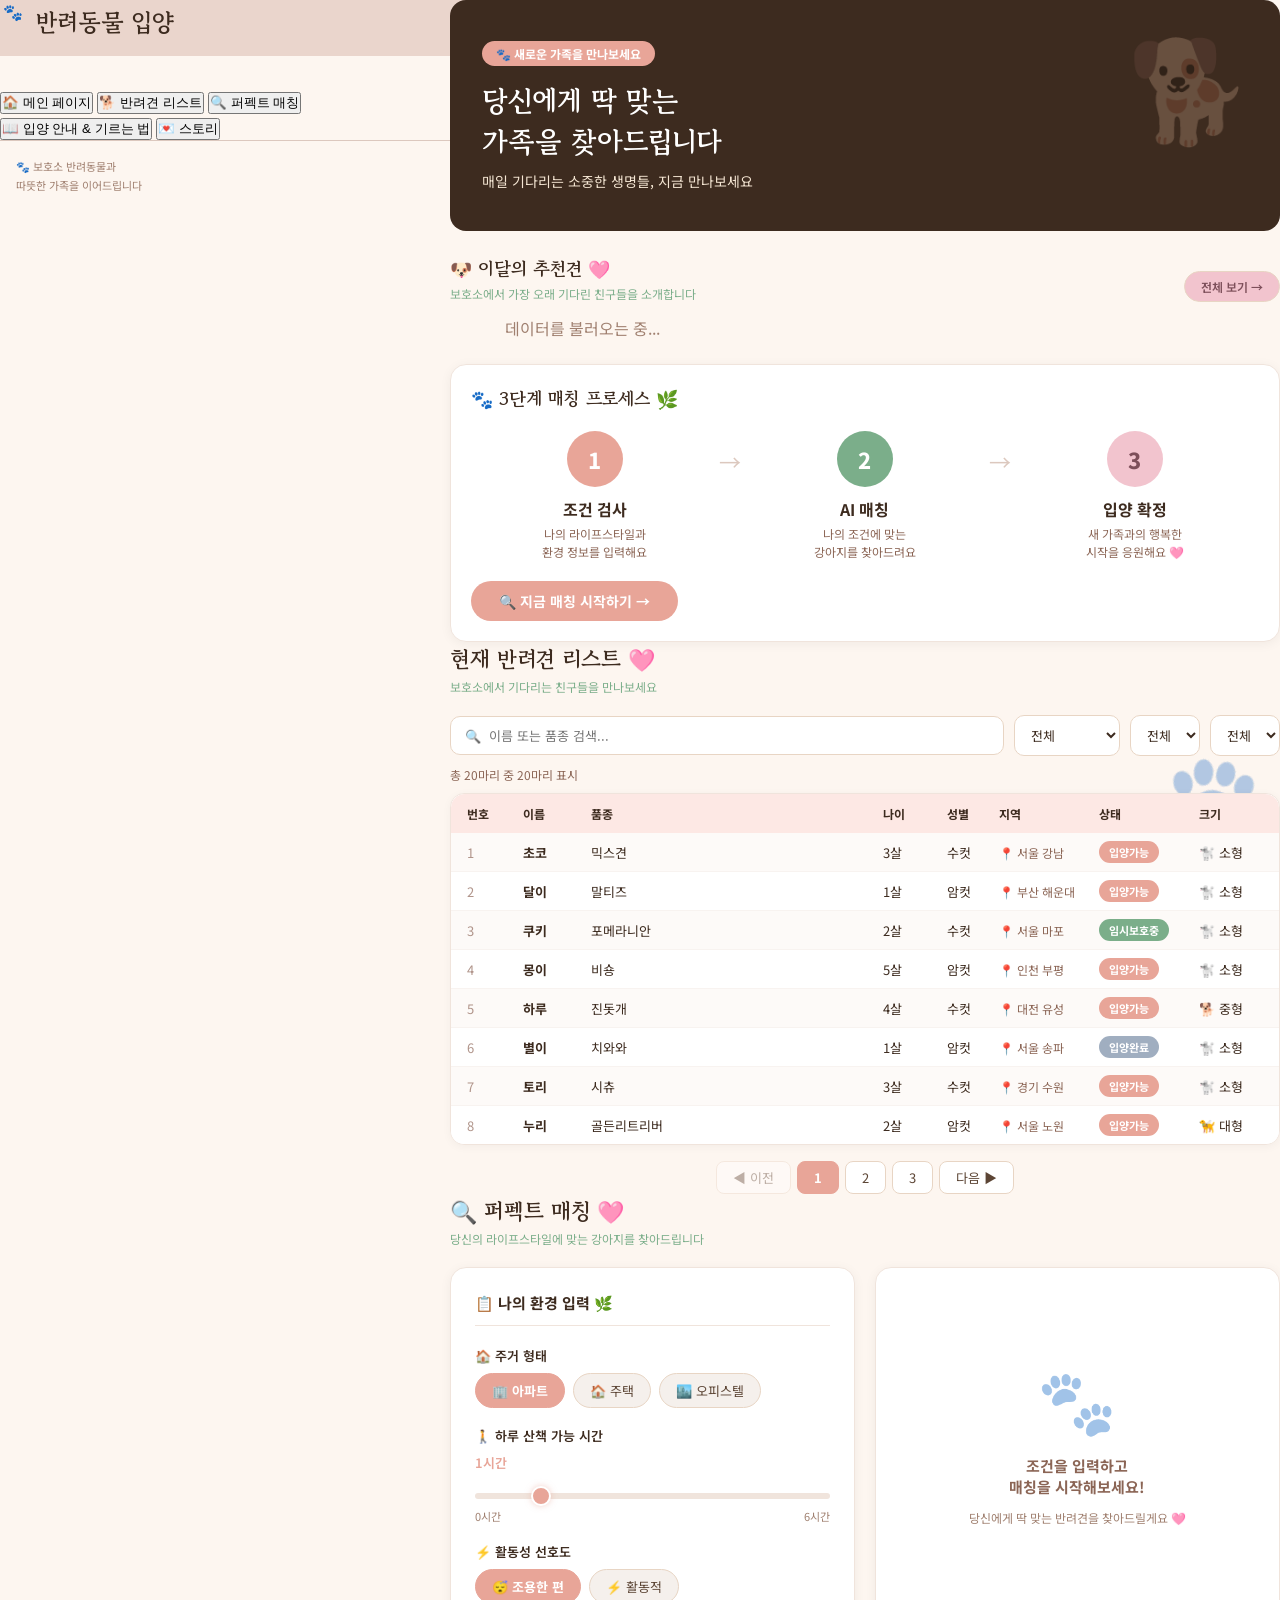
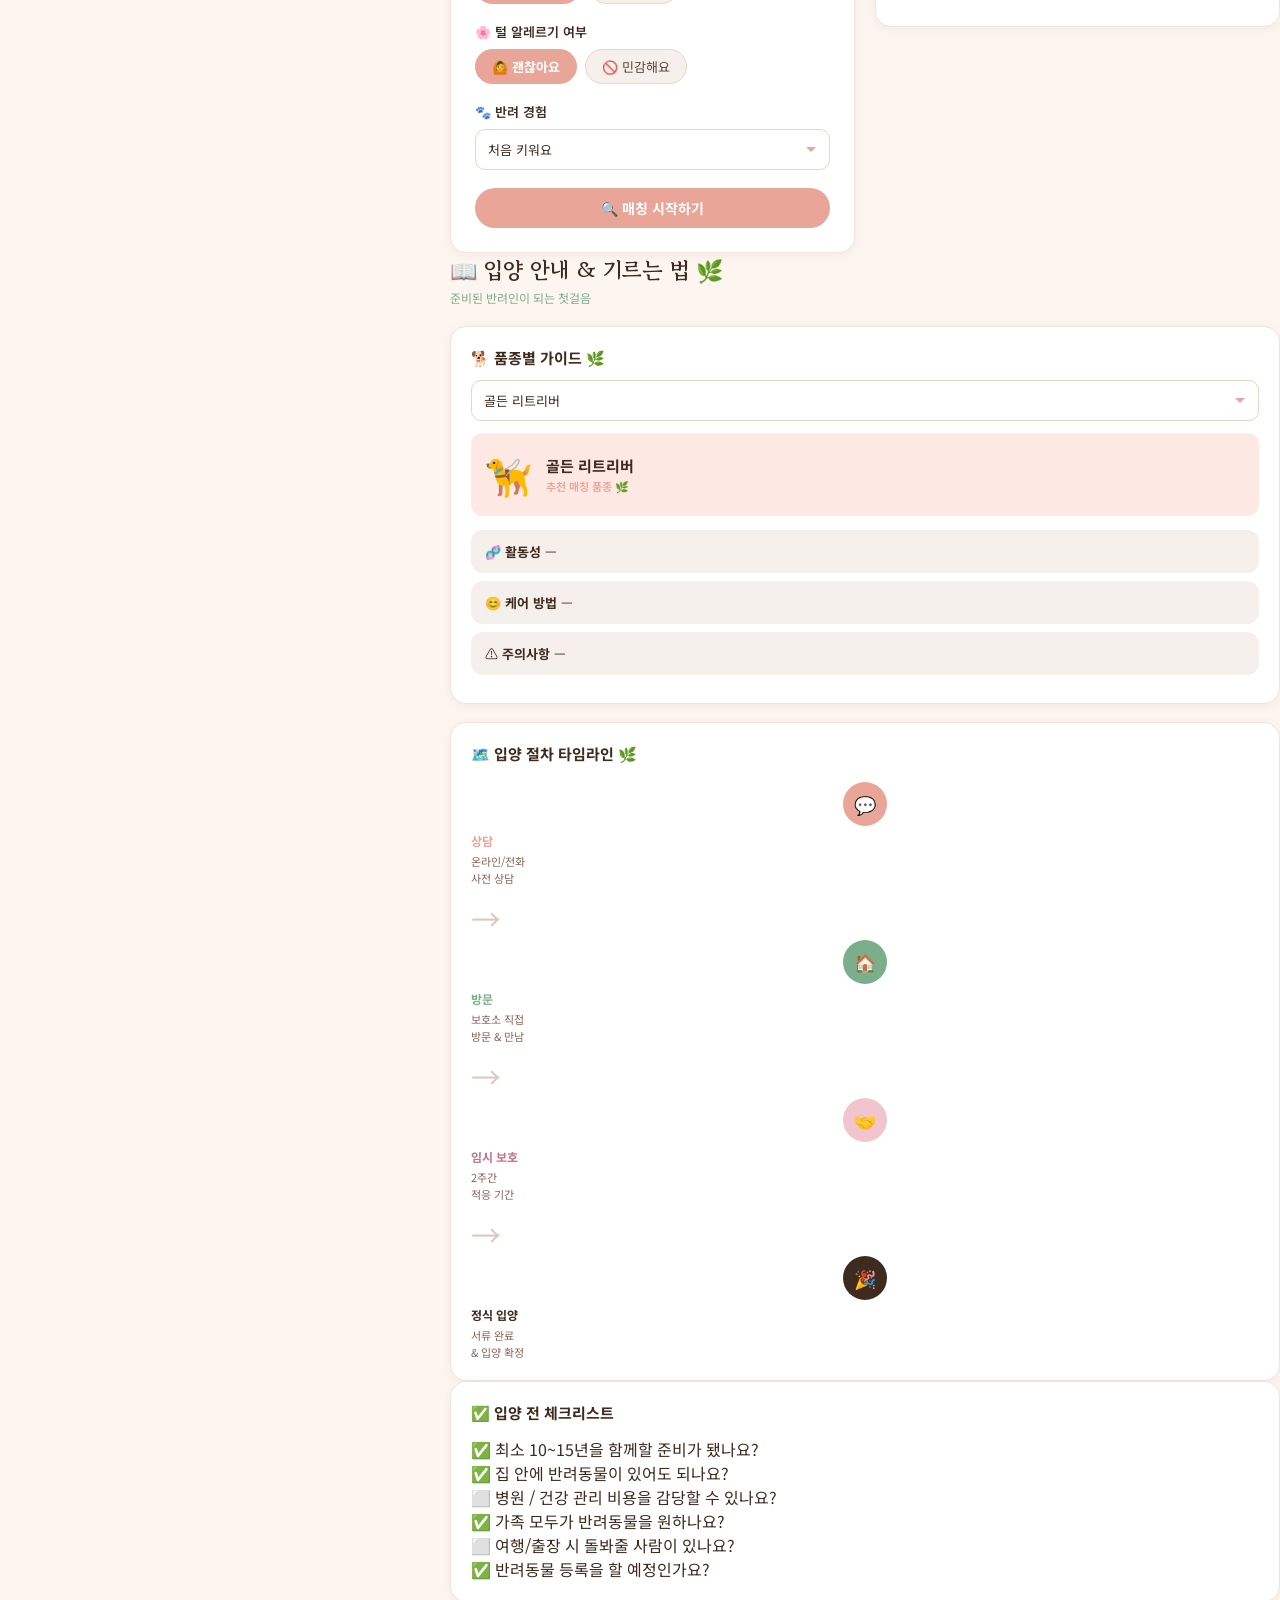
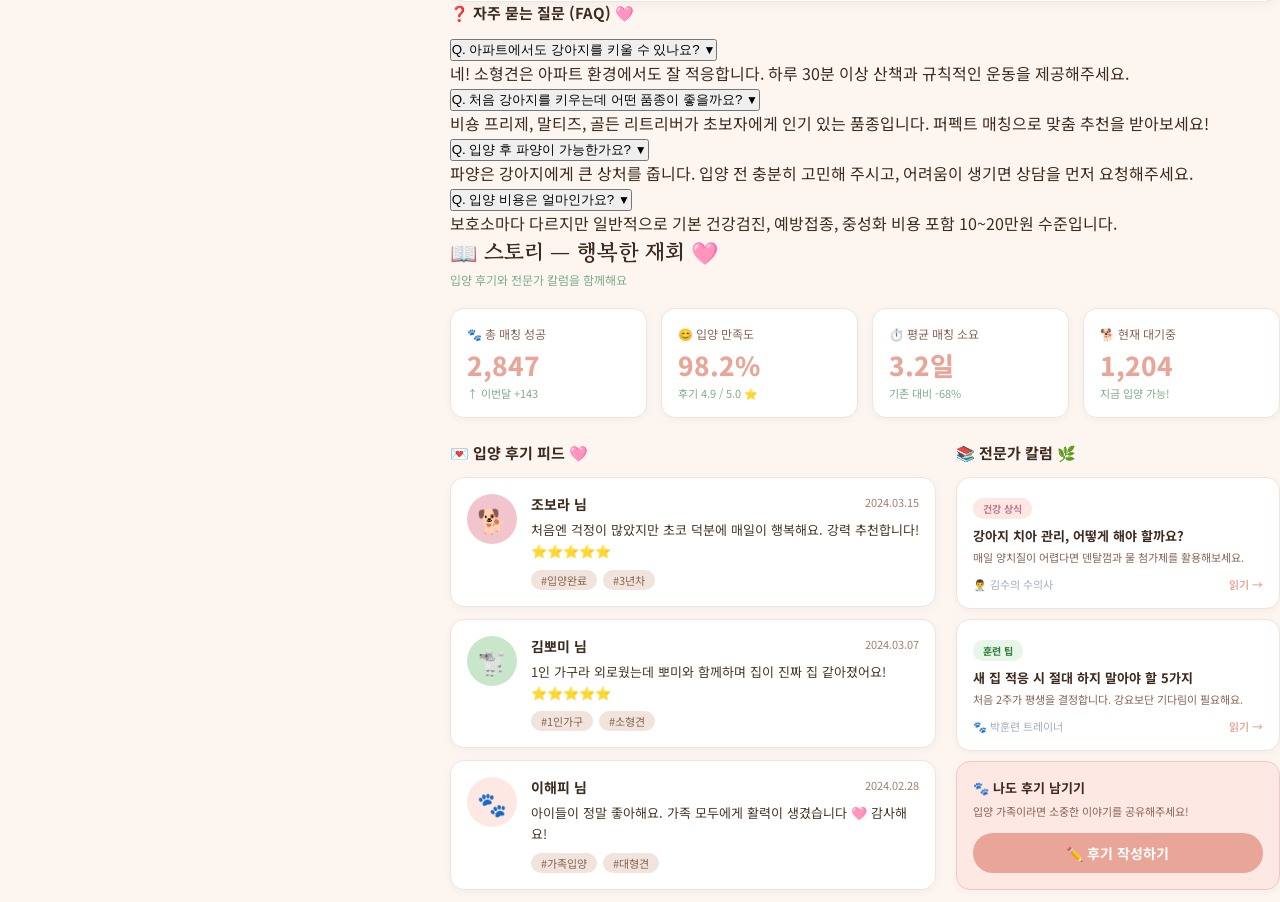
<file: index.html>
<!DOCTYPE html>
<html lang="ko">
<head>
  <meta charset="UTF-8">
  <meta name="viewport" content="width=device-width, initial-scale=1.0">
  <title>🐾 반려동물 입양 매칭</title>
  <link rel="stylesheet" href="css/style.css">
</head>
<body>

<div class="app">

  <!-- ═══ 사이드바 ═══════════════════════════════════════════════════════════ -->
  <aside class="sidebar">
    <div class="logo-area">
      <span class="logo-icon">🐾</span>
      <span class="logo-text">반려동물 입양</span>
    </div>

    <nav class="nav">
      <button class="nav-btn active" data-page="main">🏠 메인 페이지</button>
      <button class="nav-btn"        data-page="list">🐕 반려견 리스트</button>
      <button class="nav-btn"        data-page="matching">🔍 퍼펙트 매칭</button>
      <button class="nav-btn"        data-page="guide">📖 입양 안내 &amp; 기르는 법</button>
      <button class="nav-btn"        data-page="story">💌 스토리</button>
    </nav>

    <div class="sidebar-footer">
      🐾 보호소 반려동물과<br>따뜻한 가족을 이어드립니다
    </div>
  </aside>

  <!-- ═══ 메인 컨텐츠 ════════════════════════════════════════════════════════ -->
  <main class="content">

    <!-- ─── PAGE 1: 메인 ─────────────────────────────────────────────────── -->
    <section id="page-main" class="page active">
      <div class="paw-bg">🐾</div>

      <!-- 히어로 -->
      <div class="hero">
        <div class="hero-bg-emoji">🐕</div>
        <div class="hero-badge">🐾 새로운 가족을 만나보세요</div>
        <h1>당신에게 딱 맞는<br>가족을 찾아드립니다</h1>
        <p>매일 기다리는 소중한 생명들, 지금 만나보세요</p>
      </div>

      <!-- 추천견 -->
      <div class="section-header">
        <div>
          <div class="sec-title">🐶 이달의 추천견 🩷</div>
          <div class="sec-sub">보호소에서 가장 오래 기다린 친구들을 소개합니다</div>
        </div>
        <button class="btn-outline" onclick="navigate('list')">전체 보기 →</button>
      </div>
      <div class="dog-cards" id="featured-dogs"></div>

      <!-- 3단계 프로세스 -->
      <div class="card step-card">
        <div class="sec-title" style="margin-bottom:20px;">🐾 3단계 매칭 프로세스 🌿</div>
        <div class="steps-row">
          <div class="step">
            <div class="step-circle" style="background:#E8A598;">1</div>
            <div class="step-label">조건 검사</div>
            <div class="step-desc">나의 라이프스타일과<br>환경 정보를 입력해요</div>
          </div>
          <div class="step-arrow">→</div>
          <div class="step">
            <div class="step-circle" style="background:#7BAE8A;">2</div>
            <div class="step-label">AI 매칭</div>
            <div class="step-desc">나의 조건에 맞는<br>강아지를 찾아드려요</div>
          </div>
          <div class="step-arrow">→</div>
          <div class="step">
            <div class="step-circle" style="background:#F2C4CE; color:#7D4F5A;">3</div>
            <div class="step-label">입양 확정</div>
            <div class="step-desc">새 가족과의 행복한<br>시작을 응원해요 🩷</div>
          </div>
        </div>
        <button class="btn-primary" onclick="navigate('matching')">🔍 지금 매칭 시작하기 →</button>
      </div>
    </section>

    <!-- ─── PAGE 2: 반려견 리스트 ─────────────────────────────────────────── -->
    <section id="page-list" class="page">
      <div class="paw-bg">🐾</div>
      <div class="page-title">현재 반려견 리스트 🩷</div>
      <div class="page-sub">보호소에서 기다리는 친구들을 만나보세요</div>

      <!-- 필터 -->
      <div class="filters">
        <input id="search-input"  class="filter-input"  type="text" placeholder="🔍  이름 또는 품종 검색...">
        <select id="filter-status" class="filter-select">
          <option>전체</option>
          <option>입양가능</option>
          <option>임시보호중</option>
          <option>입양완료</option>
        </select>
        <select id="filter-size" class="filter-select">
          <option>전체</option>
          <option>소형</option>
          <option>중형</option>
          <option>대형</option>
        </select>
        <select id="filter-act" class="filter-select">
          <option>전체</option>
          <option>낮음</option>
          <option>보통</option>
          <option>높음</option>
        </select>
      </div>

      <div class="result-count" id="result-count"></div>

      <!-- 테이블 -->
      <div class="table-wrap">
        <div class="table-head">
          <span>번호</span>
          <span>이름</span>
          <span>품종</span>
          <span>나이</span>
          <span>성별</span>
          <span>지역</span>
          <span>상태</span>
          <span>크기</span>
        </div>
        <div id="dog-tbody"></div>
      </div>

      <div class="pagination" id="pagination"></div>
    </section>

    <!-- ─── PAGE 3: 퍼펙트 매칭 ──────────────────────────────────────────── -->
    <section id="page-matching" class="page">
      <div class="paw-bg">🐾</div>
      <div class="page-title">🔍 퍼펙트 매칭 🩷</div>
      <div class="page-sub">당신의 라이프스타일에 맞는 강아지를 찾아드립니다</div>

      <div class="matching-cols">

        <!-- 왼쪽: 설문 폼 -->
        <div class="card form-card">
          <div class="form-card-title">📋 나의 환경 입력 🌿</div>

          <!-- 주거 형태 -->
          <div class="form-group">
            <label class="form-label">🏠 주거 형태</label>
            <div class="pill-group">
              <label class="pill">
                <input type="radio" name="housing" value="apt" checked>
                <span>🏢 아파트</span>
              </label>
              <label class="pill">
                <input type="radio" name="housing" value="house">
                <span>🏠 주택</span>
              </label>
              <label class="pill">
                <input type="radio" name="housing" value="officetel">
                <span>🏙️ 오피스텔</span>
              </label>
            </div>
          </div>

          <!-- 산책 시간 -->
          <div class="form-group">
            <label class="form-label">🚶 하루 산책 가능 시간</label>
            <div class="slider-val" id="walk-val">1시간</div>
            <input type="range" id="walk-slider" min="0" max="6" value="1"
                   oninput="updateWalkLabel(this.value)">
            <div style="display:flex;justify-content:space-between;font-size:11px;color:#A08070;margin-top:4px;">
              <span>0시간</span><span>6시간</span>
            </div>
          </div>

          <!-- 활동성 -->
          <div class="form-group">
            <label class="form-label">⚡ 활동성 선호도</label>
            <div class="pill-group">
              <label class="pill">
                <input type="radio" name="activity" value="calm" checked>
                <span>😴 조용한 편</span>
              </label>
              <label class="pill">
                <input type="radio" name="activity" value="active">
                <span>⚡ 활동적</span>
              </label>
            </div>
          </div>

          <!-- 알레르기 -->
          <div class="form-group">
            <label class="form-label">🌸 털 알레르기 여부</label>
            <div class="pill-group">
              <label class="pill">
                <input type="radio" name="allergy" value="ok" checked>
                <span>🙆 괜찮아요</span>
              </label>
              <label class="pill">
                <input type="radio" name="allergy" value="sensitive">
                <span>🚫 민감해요</span>
              </label>
            </div>
          </div>

          <!-- 반려 경험 -->
          <div class="form-group">
            <label class="form-label">🐾 반려 경험</label>
            <select id="experience" class="form-select">
              <option value="first">처음 키워요</option>
              <option value="1-3">1~3년</option>
              <option value="3years">3년 이상</option>
            </select>
          </div>

          <button class="btn-primary full" onclick="doMatch()">🔍 매칭 시작하기</button>
        </div>

        <!-- 오른쪽: 결과 -->
        <div class="card" style="min-height:360px;">

          <!-- 빈 상태 -->
          <div class="result-empty" id="result-empty">
            <div class="result-empty-icon">🐾</div>
            <div class="result-empty-text">조건을 입력하고<br>매칭을 시작해보세요!</div>
            <div class="result-empty-sub">당신에게 딱 맞는 반려견을 찾아드릴게요 🩷</div>
          </div>

          <!-- 결과 패널 -->
          <div id="result-panel" style="display:none;">

            <!-- 점수 히어로 -->
            <div class="card-pink result-hero">
              <div class="result-emoji" id="res-emoji">🦮</div>
              <div class="result-score" id="res-score">0% 일치!</div>
              <div class="result-desc"  id="res-breed"></div>
            </div>

            <!-- 매칭 점수 바 -->
            <div style="margin:16px 0 12px;">
              <div style="font-weight:700;font-size:14px;color:#3D2B1F;margin-bottom:12px;">🎯 매칭 결과 🩷</div>

              <div class="bar-group">
                <div class="bar-label-row">
                  <span>활동성 적합도</span>
                  <span id="bar-activity-val">—</span>
                </div>
                <div class="bar-track">
                  <div class="bar-fill" id="bar-activity-fill"></div>
                </div>
              </div>

              <div class="bar-group">
                <div class="bar-label-row">
                  <span>주거 적합도</span>
                  <span id="bar-housing-val">—</span>
                </div>
                <div class="bar-track">
                  <div class="bar-fill" id="bar-housing-fill"></div>
                </div>
              </div>

              <div class="bar-group">
                <div class="bar-label-row">
                  <span>경험 적합도</span>
                  <span id="bar-exp-val">—</span>
                </div>
                <div class="bar-track">
                  <div class="bar-fill" id="bar-exp-fill"></div>
                </div>
              </div>
            </div>

            <!-- AI 추천 이유 -->
            <div class="ai-box" id="res-reason"></div>

            <div style="margin-top:14px;">
              <button class="btn-primary full" onclick="navigate('list')">🐾 입양 신청하러 가기</button>
            </div>
          </div>

        </div>
      </div>
    </section>

    <!-- ─── PAGE 4: 입양 안내 ─────────────────────────────────────────────── -->
    <section id="page-guide" class="page">
      <div class="paw-bg">🐾</div>
      <div class="page-title">📖 입양 안내 &amp; 기르는 법 🌿</div>
      <div class="page-sub">준비된 반려인이 되는 첫걸음</div>

      <div class="guide-cols">
        <!-- 왼쪽 -->
        <div>
          <!-- 품종별 가이드 -->
          <div class="card" style="margin-bottom:18px;">
            <div style="font-weight:700;font-size:15px;color:#3D2B1F;margin-bottom:12px;">🐕 품종별 가이드 🌿</div>

            <select id="breed-select" class="form-select" onchange="updateBreedGuide(this.value)">
              <option>골든 리트리버</option>
              <option>말티즈</option>
              <option>포메라니안</option>
              <option>비숑 프리제</option>
              <option>진돗개</option>
            </select>

            <div class="breed-card">
              <div class="breed-emoji" id="breed-emoji">🦮</div>
              <div>
                <div class="breed-name" id="breed-name-display">골든 리트리버</div>
                <div class="breed-tag">추천 매칭 품종 🌿</div>
              </div>
            </div>

            <div class="card-light">🧬 <strong>활동성</strong> — <span id="breed-activity"></span></div>
            <div class="card-light">😊 <strong>케어 방법</strong> — <span id="breed-care"></span></div>
            <div class="card-light">⚠️ <strong>주의사항</strong> — <span id="breed-note"></span></div>
          </div>

          <!-- 타임라인 -->
          <div class="card">
            <div style="font-weight:700;font-size:15px;color:#3D2B1F;margin-bottom:18px;">🗺️ 입양 절차 타임라인 🌿</div>
            <div class="timeline">
              <div class="tl-step">
                <div class="tl-dot" style="background:#E8A598;">💬</div>
                <div class="tl-label" style="color:#E8A598;">상담</div>
                <div class="tl-desc">온라인/전화<br>사전 상담</div>
              </div>
              <div class="tl-arrow">→</div>
              <div class="tl-step">
                <div class="tl-dot" style="background:#7BAE8A;">🏠</div>
                <div class="tl-label" style="color:#7BAE8A;">방문</div>
                <div class="tl-desc">보호소 직접<br>방문 &amp; 만남</div>
              </div>
              <div class="tl-arrow">→</div>
              <div class="tl-step">
                <div class="tl-dot" style="background:#F2C4CE;">🤝</div>
                <div class="tl-label" style="color:#C4748E;">임시 보호</div>
                <div class="tl-desc">2주간<br>적응 기간</div>
              </div>
              <div class="tl-arrow">→</div>
              <div class="tl-step">
                <div class="tl-dot" style="background:#3D2B1F;">🎉</div>
                <div class="tl-label" style="color:#3D2B1F;">정식 입양</div>
                <div class="tl-desc">서류 완료<br>&amp; 입양 확정</div>
              </div>
            </div>
          </div>
        </div>

        <!-- 오른쪽: 체크리스트 -->
        <div class="card">
          <div style="font-weight:700;font-size:15px;color:#3D2B1F;margin-bottom:14px;">✅ 입양 전 체크리스트</div>
          <div class="check-item check-ok">
            <span class="check-icon">✅</span>
            <span>최소 10~15년을 함께할 준비가 됐나요?</span>
          </div>
          <div class="check-item check-ok">
            <span class="check-icon">✅</span>
            <span>집 안에 반려동물이 있어도 되나요?</span>
          </div>
          <div class="check-item check-no">
            <span class="check-icon">⬜</span>
            <span>병원 / 건강 관리 비용을 감당할 수 있나요?</span>
          </div>
          <div class="check-item check-ok">
            <span class="check-icon">✅</span>
            <span>가족 모두가 반려동물을 원하나요?</span>
          </div>
          <div class="check-item check-no">
            <span class="check-icon">⬜</span>
            <span>여행/출장 시 돌봐줄 사람이 있나요?</span>
          </div>
          <div class="check-item check-ok">
            <span class="check-icon">✅</span>
            <span>반려동물 등록을 할 예정인가요?</span>
          </div>
        </div>
      </div>

      <!-- FAQ -->
      <div style="font-weight:700;font-size:15px;color:#3D2B1F;margin-bottom:12px;">❓ 자주 묻는 질문 (FAQ) 🩷</div>

      <div class="faq-item">
        <button class="faq-q" onclick="toggleFAQ(this)">
          Q. 아파트에서도 강아지를 키울 수 있나요?
          <span class="faq-arrow">▼</span>
        </button>
        <div class="faq-a">
          네! 소형견은 아파트 환경에서도 잘 적응합니다. 하루 30분 이상 산책과 규칙적인 운동을 제공해주세요.
        </div>
      </div>

      <div class="faq-item">
        <button class="faq-q" onclick="toggleFAQ(this)">
          Q. 처음 강아지를 키우는데 어떤 품종이 좋을까요?
          <span class="faq-arrow">▼</span>
        </button>
        <div class="faq-a">
          비숑 프리제, 말티즈, 골든 리트리버가 초보자에게 인기 있는 품종입니다. 퍼펙트 매칭으로 맞춤 추천을 받아보세요!
        </div>
      </div>

      <div class="faq-item">
        <button class="faq-q" onclick="toggleFAQ(this)">
          Q. 입양 후 파양이 가능한가요?
          <span class="faq-arrow">▼</span>
        </button>
        <div class="faq-a">
          파양은 강아지에게 큰 상처를 줍니다. 입양 전 충분히 고민해 주시고, 어려움이 생기면 상담을 먼저 요청해주세요.
        </div>
      </div>

      <div class="faq-item">
        <button class="faq-q" onclick="toggleFAQ(this)">
          Q. 입양 비용은 얼마인가요?
          <span class="faq-arrow">▼</span>
        </button>
        <div class="faq-a">
          보호소마다 다르지만 일반적으로 기본 건강검진, 예방접종, 중성화 비용 포함 10~20만원 수준입니다.
        </div>
      </div>
    </section>

    <!-- ─── PAGE 5: 스토리 ────────────────────────────────────────────────── -->
    <section id="page-story" class="page">
      <div class="paw-bg">🐾</div>
      <div class="page-title">📖 스토리 — 행복한 재회 🩷</div>
      <div class="page-sub">입양 후기와 전문가 칼럼을 함께해요</div>

      <!-- 통계 -->
      <div class="metrics-row">
        <div class="metric-card">
          <div class="metric-label">🐾 총 매칭 성공</div>
          <div class="metric-value">2,847</div>
          <div class="metric-delta">↑ 이번달 +143</div>
        </div>
        <div class="metric-card">
          <div class="metric-label">😊 입양 만족도</div>
          <div class="metric-value">98.2%</div>
          <div class="metric-delta">후기 4.9 / 5.0 ⭐</div>
        </div>
        <div class="metric-card">
          <div class="metric-label">⏱️ 평균 매칭 소요</div>
          <div class="metric-value">3.2일</div>
          <div class="metric-delta">기존 대비 -68%</div>
        </div>
        <div class="metric-card">
          <div class="metric-label">🐕 현재 대기중</div>
          <div class="metric-value">1,204</div>
          <div class="metric-delta">지금 입양 가능!</div>
        </div>
      </div>

      <div class="story-cols">
        <!-- 후기 피드 -->
        <div>
          <div style="font-weight:700;font-size:15px;color:#3D2B1F;margin-bottom:14px;">💌 입양 후기 피드 🩷</div>

          <div class="review-card">
            <div class="review-avatar" style="background:#F2C4CE;">🐕</div>
            <div class="review-body">
              <div class="review-top">
                <span class="review-name">조보라 님</span>
                <span class="review-date">2024.03.15</span>
              </div>
              <div class="review-text">
                처음엔 걱정이 많았지만 초코 덕분에 매일이 행복해요. 강력 추천합니다! ⭐⭐⭐⭐⭐
              </div>
              <div class="review-tags">
                <span class="review-tag">#입양완료</span>
                <span class="review-tag">#3년차</span>
              </div>
            </div>
          </div>

          <div class="review-card">
            <div class="review-avatar" style="background:#C8E6C9;">🐩</div>
            <div class="review-body">
              <div class="review-top">
                <span class="review-name">김뽀미 님</span>
                <span class="review-date">2024.03.07</span>
              </div>
              <div class="review-text">
                1인 가구라 외로웠는데 뽀미와 함께하며 집이 진짜 집 같아졌어요! ⭐⭐⭐⭐⭐
              </div>
              <div class="review-tags">
                <span class="review-tag">#1인가구</span>
                <span class="review-tag">#소형견</span>
              </div>
            </div>
          </div>

          <div class="review-card">
            <div class="review-avatar" style="background:#FDE8E4;">🐾</div>
            <div class="review-body">
              <div class="review-top">
                <span class="review-name">이해피 님</span>
                <span class="review-date">2024.02.28</span>
              </div>
              <div class="review-text">
                아이들이 정말 좋아해요. 가족 모두에게 활력이 생겼습니다 🩷 감사해요!
              </div>
              <div class="review-tags">
                <span class="review-tag">#가족입양</span>
                <span class="review-tag">#대형견</span>
              </div>
            </div>
          </div>
        </div>

        <!-- 전문가 칼럼 -->
        <div>
          <div style="font-weight:700;font-size:15px;color:#3D2B1F;margin-bottom:14px;">📚 전문가 칼럼 🌿</div>

          <div class="col-card">
            <span class="col-tag" style="background:#FDE8E4;color:#C4748E;">건강 상식</span>
            <div class="col-title">강아지 치아 관리, 어떻게 해야 할까요?</div>
            <div class="col-desc">매일 양치질이 어렵다면 덴탈껌과 물 첨가제를 활용해보세요.</div>
            <div class="col-foot">
              <span class="col-author">👨‍⚕️ 김수의 수의사</span>
              <span class="col-read">읽기 →</span>
            </div>
          </div>

          <div class="col-card">
            <span class="col-tag" style="background:#E8F5E9;color:#2E7D32;">훈련 팁</span>
            <div class="col-title">새 집 적응 시 절대 하지 말아야 할 5가지</div>
            <div class="col-desc">처음 2주가 평생을 결정합니다. 강요보단 기다림이 필요해요.</div>
            <div class="col-foot">
              <span class="col-author">🐾 박훈련 트레이너</span>
              <span class="col-read">읽기 →</span>
            </div>
          </div>

          <!-- 후기 작성 -->
          <div class="col-card write-card">
            <div class="write-card-title">🐾 나도 후기 남기기</div>
            <div class="write-card-desc">입양 가족이라면 소중한 이야기를 공유해주세요!</div>
            <button class="btn-primary full"
                    onclick="alert('준비 중인 기능입니다. 곧 만나요! 🩷')">
              ✏️ 후기 작성하기
            </button>
          </div>
        </div>
      </div>
    </section>

  </main>
</div>

<script src="js/app.js"></script>
</body>
</html>
</file>
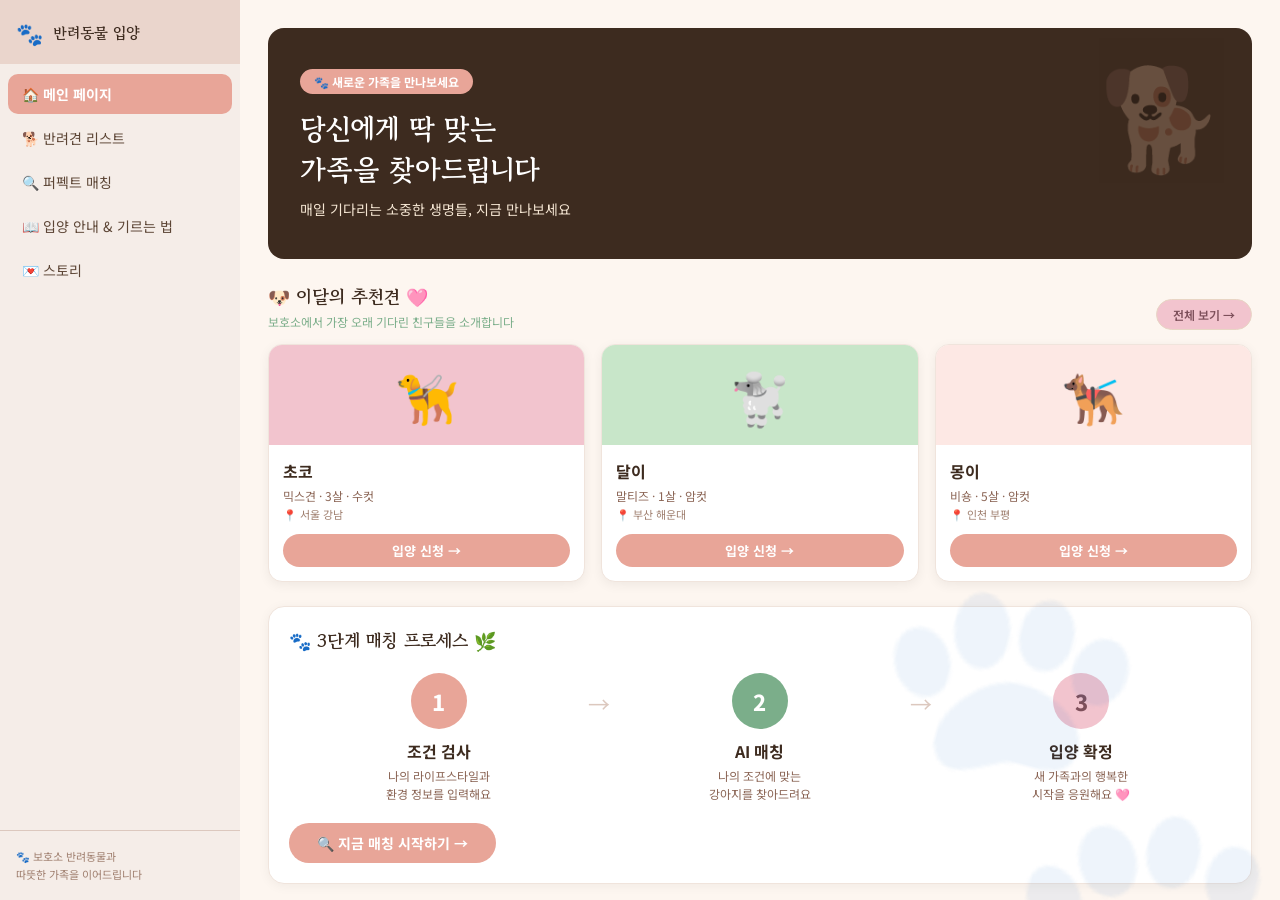
<file: sample_ui.html>
<!DOCTYPE html>
<html lang="ko">
<head>
  <meta charset="UTF-8">
  <meta name="viewport" content="width=device-width, initial-scale=1.0">
  <title>🐾 반려동물 입양 매칭</title>
  <link rel="stylesheet" href="css/style_sample.css">
</head>
<body>

<div class="app">

  <!-- ═══ 사이드바 ═══════════════════════════════════════════════════════════ -->
  <aside class="sidebar">
    <div class="logo-area">
      <span class="logo-icon">🐾</span>
      <span class="logo-text">반려동물 입양</span>
    </div>

    <nav class="nav">
      <button class="nav-btn active" data-page="main">🏠 메인 페이지</button>
      <button class="nav-btn"        data-page="list">🐕 반려견 리스트</button>
      <button class="nav-btn"        data-page="matching">🔍 퍼펙트 매칭</button>
      <button class="nav-btn"        data-page="guide">📖 입양 안내 &amp; 기르는 법</button>
      <button class="nav-btn"        data-page="story">💌 스토리</button>
    </nav>

    <div class="sidebar-footer">
      🐾 보호소 반려동물과<br>따뜻한 가족을 이어드립니다
    </div>
  </aside>

  <!-- ═══ 메인 컨텐츠 ════════════════════════════════════════════════════════ -->
  <main class="content">

    <!-- ─── PAGE 1: 메인 ─────────────────────────────────────────────────── -->
    <section id="page-main" class="page active">
      <div class="paw-bg">🐾</div>

      <!-- 히어로 -->
      <div class="hero">
        <div class="hero-bg-emoji">🐕</div>
        <div class="hero-badge">🐾 새로운 가족을 만나보세요</div>
        <h1>당신에게 딱 맞는<br>가족을 찾아드립니다</h1>
        <p>매일 기다리는 소중한 생명들, 지금 만나보세요</p>
      </div>

      <!-- 추천견 -->
      <div class="section-header">
        <div>
          <div class="sec-title">🐶 이달의 추천견 🩷</div>
          <div class="sec-sub">보호소에서 가장 오래 기다린 친구들을 소개합니다</div>
        </div>
        <button class="btn-outline" onclick="navigate('list')">전체 보기 →</button>
      </div>
      <div class="dog-cards" id="featured-dogs"></div>

      <!-- 3단계 프로세스 -->
      <div class="card step-card">
        <div class="sec-title" style="margin-bottom:20px;">🐾 3단계 매칭 프로세스 🌿</div>
        <div class="steps-row">
          <div class="step">
            <div class="step-circle" style="background:#E8A598;">1</div>
            <div class="step-label">조건 검사</div>
            <div class="step-desc">나의 라이프스타일과<br>환경 정보를 입력해요</div>
          </div>
          <div class="step-arrow">→</div>
          <div class="step">
            <div class="step-circle" style="background:#7BAE8A;">2</div>
            <div class="step-label">AI 매칭</div>
            <div class="step-desc">나의 조건에 맞는<br>강아지를 찾아드려요</div>
          </div>
          <div class="step-arrow">→</div>
          <div class="step">
            <div class="step-circle" style="background:#F2C4CE; color:#7D4F5A;">3</div>
            <div class="step-label">입양 확정</div>
            <div class="step-desc">새 가족과의 행복한<br>시작을 응원해요 🩷</div>
          </div>
        </div>
        <button class="btn-primary" onclick="navigate('matching')">🔍 지금 매칭 시작하기 →</button>
      </div>
    </section>

    <!-- ─── PAGE 2: 반려견 리스트 ─────────────────────────────────────────── -->
    <section id="page-list" class="page">
      <div class="paw-bg">🐾</div>
      <div class="page-title">현재 반려견 리스트 🩷</div>
      <div class="page-sub">보호소에서 기다리는 친구들을 만나보세요</div>

      <!-- 필터 -->
      <div class="filters">
        <input id="search-input"  class="filter-input"  type="text" placeholder="🔍  이름 또는 품종 검색...">
        <select id="filter-status" class="filter-select">
          <option>전체</option>
          <option>입양가능</option>
          <option>임시보호중</option>
          <option>입양완료</option>
        </select>
        <select id="filter-size" class="filter-select">
          <option>전체</option>
          <option>소형</option>
          <option>중형</option>
          <option>대형</option>
        </select>
        <select id="filter-act" class="filter-select">
          <option>전체</option>
          <option>낮음</option>
          <option>보통</option>
          <option>높음</option>
        </select>
      </div>

      <div class="result-count" id="result-count"></div>

      <!-- 테이블 -->
      <div class="table-wrap">
        <div class="table-head">
          <span>번호</span>
          <span>이름</span>
          <span>품종</span>
          <span>나이</span>
          <span>성별</span>
          <span>지역</span>
          <span>상태</span>
          <span>크기</span>
        </div>
        <div id="dog-tbody"></div>
      </div>

      <div class="pagination" id="pagination"></div>
    </section>

    <!-- ─── PAGE 3: 퍼펙트 매칭 ──────────────────────────────────────────── -->
    <section id="page-matching" class="page">
      <div class="paw-bg">🐾</div>
      <div class="page-title">🔍 퍼펙트 매칭 🩷</div>
      <div class="page-sub">당신의 라이프스타일에 맞는 강아지를 찾아드립니다</div>

      <div class="matching-cols">

        <!-- 왼쪽: 설문 폼 -->
        <div class="card form-card">
          <div class="form-card-title">📋 나의 환경 입력 🌿</div>

          <!-- 주거 형태 -->
          <div class="form-group">
            <label class="form-label">🏠 주거 형태</label>
            <div class="pill-group">
              <label class="pill">
                <input type="radio" name="housing" value="apt" checked>
                <span>🏢 아파트</span>
              </label>
              <label class="pill">
                <input type="radio" name="housing" value="house">
                <span>🏠 주택</span>
              </label>
              <label class="pill">
                <input type="radio" name="housing" value="officetel">
                <span>🏙️ 오피스텔</span>
              </label>
            </div>
          </div>

          <!-- 산책 시간 -->
          <div class="form-group">
            <label class="form-label">🚶 하루 산책 가능 시간</label>
            <div class="slider-val" id="walk-val">1시간</div>
            <input type="range" id="walk-slider" min="0" max="6" value="1"
                   oninput="updateWalkLabel(this.value)">
            <div style="display:flex;justify-content:space-between;font-size:11px;color:#A08070;margin-top:4px;">
              <span>0시간</span><span>6시간</span>
            </div>
          </div>

          <!-- 활동성 -->
          <div class="form-group">
            <label class="form-label">⚡ 활동성 선호도</label>
            <div class="pill-group">
              <label class="pill">
                <input type="radio" name="activity" value="calm" checked>
                <span>😴 조용한 편</span>
              </label>
              <label class="pill">
                <input type="radio" name="activity" value="active">
                <span>⚡ 활동적</span>
              </label>
            </div>
          </div>

          <!-- 알레르기 -->
          <div class="form-group">
            <label class="form-label">🌸 털 알레르기 여부</label>
            <div class="pill-group">
              <label class="pill">
                <input type="radio" name="allergy" value="ok" checked>
                <span>🙆 괜찮아요</span>
              </label>
              <label class="pill">
                <input type="radio" name="allergy" value="sensitive">
                <span>🚫 민감해요</span>
              </label>
            </div>
          </div>

          <!-- 반려 경험 -->
          <div class="form-group">
            <label class="form-label">🐾 반려 경험</label>
            <select id="experience" class="form-select">
              <option value="first">처음 키워요</option>
              <option value="1-3">1~3년</option>
              <option value="3years">3년 이상</option>
            </select>
          </div>

          <button class="btn-primary full" onclick="doMatch()">🔍 매칭 시작하기</button>
        </div>

        <!-- 오른쪽: 결과 -->
        <div class="card" style="min-height:360px;">

          <!-- 빈 상태 -->
          <div class="result-empty" id="result-empty">
            <div class="result-empty-icon">🐾</div>
            <div class="result-empty-text">조건을 입력하고<br>매칭을 시작해보세요!</div>
            <div class="result-empty-sub">당신에게 딱 맞는 반려견을 찾아드릴게요 🩷</div>
          </div>

          <!-- 결과 패널 -->
          <div id="result-panel" style="display:none;">

            <!-- 점수 히어로 -->
            <div class="card-pink result-hero">
              <div class="result-emoji" id="res-emoji">🦮</div>
              <div class="result-score" id="res-score">0% 일치!</div>
              <div class="result-desc"  id="res-breed"></div>
            </div>

            <!-- 매칭 점수 바 -->
            <div style="margin:16px 0 12px;">
              <div style="font-weight:700;font-size:14px;color:#3D2B1F;margin-bottom:12px;">🎯 매칭 결과 🩷</div>

              <div class="bar-group">
                <div class="bar-label-row">
                  <span>활동성 적합도</span>
                  <span id="bar-activity-val">—</span>
                </div>
                <div class="bar-track">
                  <div class="bar-fill" id="bar-activity-fill"></div>
                </div>
              </div>

              <div class="bar-group">
                <div class="bar-label-row">
                  <span>주거 적합도</span>
                  <span id="bar-housing-val">—</span>
                </div>
                <div class="bar-track">
                  <div class="bar-fill" id="bar-housing-fill"></div>
                </div>
              </div>

              <div class="bar-group">
                <div class="bar-label-row">
                  <span>경험 적합도</span>
                  <span id="bar-exp-val">—</span>
                </div>
                <div class="bar-track">
                  <div class="bar-fill" id="bar-exp-fill"></div>
                </div>
              </div>
            </div>

            <!-- AI 추천 이유 -->
            <div class="ai-box" id="res-reason"></div>

            <div style="margin-top:14px;">
              <button class="btn-primary full" onclick="navigate('list')">🐾 입양 신청하러 가기</button>
            </div>
          </div>

        </div>
      </div>
    </section>

    <!-- ─── PAGE 4: 입양 안내 ─────────────────────────────────────────────── -->
    <section id="page-guide" class="page">
      <div class="paw-bg">🐾</div>
      <div class="page-title">📖 입양 안내 &amp; 기르는 법 🌿</div>
      <div class="page-sub">준비된 반려인이 되는 첫걸음</div>

      <div class="guide-cols">
        <!-- 왼쪽 -->
        <div>
          <!-- 품종별 가이드 -->
          <div class="card" style="margin-bottom:18px;">
            <div style="font-weight:700;font-size:15px;color:#3D2B1F;margin-bottom:12px;">🐕 품종별 가이드 🌿</div>

            <select id="breed-select" class="form-select" onchange="updateBreedGuide(this.value)">
              <option>골든 리트리버</option>
              <option>말티즈</option>
              <option>포메라니안</option>
              <option>비숑 프리제</option>
              <option>진돗개</option>
            </select>

            <div class="breed-card">
              <div class="breed-emoji" id="breed-emoji">🦮</div>
              <div>
                <div class="breed-name" id="breed-name-display">골든 리트리버</div>
                <div class="breed-tag">추천 매칭 품종 🌿</div>
              </div>
            </div>

            <div class="card-light">🧬 <strong>활동성</strong> — <span id="breed-activity"></span></div>
            <div class="card-light">😊 <strong>케어 방법</strong> — <span id="breed-care"></span></div>
            <div class="card-light">⚠️ <strong>주의사항</strong> — <span id="breed-note"></span></div>
          </div>

          <!-- 타임라인 -->
          <div class="card">
            <div style="font-weight:700;font-size:15px;color:#3D2B1F;margin-bottom:18px;">🗺️ 입양 절차 타임라인 🌿</div>
            <div class="timeline">
              <div class="tl-step">
                <div class="tl-dot" style="background:#E8A598;">💬</div>
                <div class="tl-label" style="color:#E8A598;">상담</div>
                <div class="tl-desc">온라인/전화<br>사전 상담</div>
              </div>
              <div class="tl-arrow">→</div>
              <div class="tl-step">
                <div class="tl-dot" style="background:#7BAE8A;">🏠</div>
                <div class="tl-label" style="color:#7BAE8A;">방문</div>
                <div class="tl-desc">보호소 직접<br>방문 &amp; 만남</div>
              </div>
              <div class="tl-arrow">→</div>
              <div class="tl-step">
                <div class="tl-dot" style="background:#F2C4CE;">🤝</div>
                <div class="tl-label" style="color:#C4748E;">임시 보호</div>
                <div class="tl-desc">2주간<br>적응 기간</div>
              </div>
              <div class="tl-arrow">→</div>
              <div class="tl-step">
                <div class="tl-dot" style="background:#3D2B1F;">🎉</div>
                <div class="tl-label" style="color:#3D2B1F;">정식 입양</div>
                <div class="tl-desc">서류 완료<br>&amp; 입양 확정</div>
              </div>
            </div>
          </div>
        </div>

        <!-- 오른쪽: 체크리스트 -->
        <div class="card">
          <div style="font-weight:700;font-size:15px;color:#3D2B1F;margin-bottom:14px;">✅ 입양 전 체크리스트</div>
          <div class="check-item check-ok">
            <span class="check-icon">✅</span>
            <span>최소 10~15년을 함께할 준비가 됐나요?</span>
          </div>
          <div class="check-item check-ok">
            <span class="check-icon">✅</span>
            <span>집 안에 반려동물이 있어도 되나요?</span>
          </div>
          <div class="check-item check-no">
            <span class="check-icon">⬜</span>
            <span>병원 / 건강 관리 비용을 감당할 수 있나요?</span>
          </div>
          <div class="check-item check-ok">
            <span class="check-icon">✅</span>
            <span>가족 모두가 반려동물을 원하나요?</span>
          </div>
          <div class="check-item check-no">
            <span class="check-icon">⬜</span>
            <span>여행/출장 시 돌봐줄 사람이 있나요?</span>
          </div>
          <div class="check-item check-ok">
            <span class="check-icon">✅</span>
            <span>반려동물 등록을 할 예정인가요?</span>
          </div>
        </div>
      </div>

      <!-- FAQ -->
      <div style="font-weight:700;font-size:15px;color:#3D2B1F;margin-bottom:12px;">❓ 자주 묻는 질문 (FAQ) 🩷</div>

      <div class="faq-item">
        <button class="faq-q" onclick="toggleFAQ(this)">
          Q. 아파트에서도 강아지를 키울 수 있나요?
          <span class="faq-arrow">▼</span>
        </button>
        <div class="faq-a">
          네! 소형견은 아파트 환경에서도 잘 적응합니다. 하루 30분 이상 산책과 규칙적인 운동을 제공해주세요.
        </div>
      </div>

      <div class="faq-item">
        <button class="faq-q" onclick="toggleFAQ(this)">
          Q. 처음 강아지를 키우는데 어떤 품종이 좋을까요?
          <span class="faq-arrow">▼</span>
        </button>
        <div class="faq-a">
          비숑 프리제, 말티즈, 골든 리트리버가 초보자에게 인기 있는 품종입니다. 퍼펙트 매칭으로 맞춤 추천을 받아보세요!
        </div>
      </div>

      <div class="faq-item">
        <button class="faq-q" onclick="toggleFAQ(this)">
          Q. 입양 후 파양이 가능한가요?
          <span class="faq-arrow">▼</span>
        </button>
        <div class="faq-a">
          파양은 강아지에게 큰 상처를 줍니다. 입양 전 충분히 고민해 주시고, 어려움이 생기면 상담을 먼저 요청해주세요.
        </div>
      </div>

      <div class="faq-item">
        <button class="faq-q" onclick="toggleFAQ(this)">
          Q. 입양 비용은 얼마인가요?
          <span class="faq-arrow">▼</span>
        </button>
        <div class="faq-a">
          보호소마다 다르지만 일반적으로 기본 건강검진, 예방접종, 중성화 비용 포함 10~20만원 수준입니다.
        </div>
      </div>
    </section>

    <!-- ─── PAGE 5: 스토리 ────────────────────────────────────────────────── -->
    <section id="page-story" class="page">
      <div class="paw-bg">🐾</div>
      <div class="page-title">📖 스토리 — 행복한 재회 🩷</div>
      <div class="page-sub">입양 후기와 전문가 칼럼을 함께해요</div>

      <!-- 통계 -->
      <div class="metrics-row">
        <div class="metric-card">
          <div class="metric-label">🐾 총 매칭 성공</div>
          <div class="metric-value">2,847</div>
          <div class="metric-delta">↑ 이번달 +143</div>
        </div>
        <div class="metric-card">
          <div class="metric-label">😊 입양 만족도</div>
          <div class="metric-value">98.2%</div>
          <div class="metric-delta">후기 4.9 / 5.0 ⭐</div>
        </div>
        <div class="metric-card">
          <div class="metric-label">⏱️ 평균 매칭 소요</div>
          <div class="metric-value">3.2일</div>
          <div class="metric-delta">기존 대비 -68%</div>
        </div>
        <div class="metric-card">
          <div class="metric-label">🐕 현재 대기중</div>
          <div class="metric-value">1,204</div>
          <div class="metric-delta">지금 입양 가능!</div>
        </div>
      </div>

      <div class="story-cols">
        <!-- 후기 피드 -->
        <div>
          <div style="font-weight:700;font-size:15px;color:#3D2B1F;margin-bottom:14px;">💌 입양 후기 피드 🩷</div>

          <div class="review-card">
            <div class="review-avatar" style="background:#F2C4CE;">🐕</div>
            <div class="review-body">
              <div class="review-top">
                <span class="review-name">조보라 님</span>
                <span class="review-date">2024.03.15</span>
              </div>
              <div class="review-text">
                처음엔 걱정이 많았지만 초코 덕분에 매일이 행복해요. 강력 추천합니다! ⭐⭐⭐⭐⭐
              </div>
              <div class="review-tags">
                <span class="review-tag">#입양완료</span>
                <span class="review-tag">#3년차</span>
              </div>
            </div>
          </div>

          <div class="review-card">
            <div class="review-avatar" style="background:#C8E6C9;">🐩</div>
            <div class="review-body">
              <div class="review-top">
                <span class="review-name">김뽀미 님</span>
                <span class="review-date">2024.03.07</span>
              </div>
              <div class="review-text">
                1인 가구라 외로웠는데 뽀미와 함께하며 집이 진짜 집 같아졌어요! ⭐⭐⭐⭐⭐
              </div>
              <div class="review-tags">
                <span class="review-tag">#1인가구</span>
                <span class="review-tag">#소형견</span>
              </div>
            </div>
          </div>

          <div class="review-card">
            <div class="review-avatar" style="background:#FDE8E4;">🐾</div>
            <div class="review-body">
              <div class="review-top">
                <span class="review-name">이해피 님</span>
                <span class="review-date">2024.02.28</span>
              </div>
              <div class="review-text">
                아이들이 정말 좋아해요. 가족 모두에게 활력이 생겼습니다 🩷 감사해요!
              </div>
              <div class="review-tags">
                <span class="review-tag">#가족입양</span>
                <span class="review-tag">#대형견</span>
              </div>
            </div>
          </div>
        </div>

        <!-- 전문가 칼럼 -->
        <div>
          <div style="font-weight:700;font-size:15px;color:#3D2B1F;margin-bottom:14px;">📚 전문가 칼럼 🌿</div>

          <div class="col-card">
            <span class="col-tag" style="background:#FDE8E4;color:#C4748E;">건강 상식</span>
            <div class="col-title">강아지 치아 관리, 어떻게 해야 할까요?</div>
            <div class="col-desc">매일 양치질이 어렵다면 덴탈껌과 물 첨가제를 활용해보세요.</div>
            <div class="col-foot">
              <span class="col-author">👨‍⚕️ 김수의 수의사</span>
              <span class="col-read">읽기 →</span>
            </div>
          </div>

          <div class="col-card">
            <span class="col-tag" style="background:#E8F5E9;color:#2E7D32;">훈련 팁</span>
            <div class="col-title">새 집 적응 시 절대 하지 말아야 할 5가지</div>
            <div class="col-desc">처음 2주가 평생을 결정합니다. 강요보단 기다림이 필요해요.</div>
            <div class="col-foot">
              <span class="col-author">🐾 박훈련 트레이너</span>
              <span class="col-read">읽기 →</span>
            </div>
          </div>

          <!-- 후기 작성 -->
          <div class="col-card write-card">
            <div class="write-card-title">🐾 나도 후기 남기기</div>
            <div class="write-card-desc">입양 가족이라면 소중한 이야기를 공유해주세요!</div>
            <button class="btn-primary full"
                    onclick="alert('준비 중인 기능입니다. 곧 만나요! 🩷')">
              ✏️ 후기 작성하기
            </button>
          </div>
        </div>
      </div>
    </section>

  </main>
</div>

<script src="js/app_sample.js"></script>
</body>
</html>
</file>
<file: css/style.css>
/* ── Google Fonts ─────────────────────────────────────────────────────────── */
@import url('https://fonts.googleapis.com/css2?family=Gowun+Batang&family=Noto+Sans+KR:wght@300;400;600;700&display=swap');

header {visibility:hidden;}
#MainMenu {visibility:hidden;}
footer {visibility:hidden;}

/* ── Reset & Base ─────────────────────────────────────────────────────────── */
*, *::before, *::after { box-sizing: border-box; margin: 0; padding: 0; }
body {
  font-family: 'Noto Sans KR', sans-serif;
  background: #FDF6F0;
  color: #3D2B1F;
  min-height: 100vh;
}
[data-testid="stAppViewContainer"] {
    background-color: #FDF6F0 !important;
}
/* Streamlit 상단 헤더 숨기기 */
[data-testid="stHeader"] {
    background: #FDF6F0 !important;
    border-bottom: 1px solid #F0E4DC;
}
h1, h2, h3 { font-family: 'Gowun Batang', serif; color: #3D2B1F; }

/* ── App Layout ───────────────────────────────────────────────────────────── */
.app {
  display: flex;
  min-height: 100vh;
}

/* ── Sidebar ──────────────────────────────────────────────────────────────── */
[data-testid="stSidebar"] {
  width: 240px !important;
  min-width: 240px;
  background: #F5EDE8 !important;
  display: flex !important;
  flex-direction: column;
  position: sticky;
  top: 0;
  height: 100vh;
  overflow-y: auto;
}

.logo-area {
  background: #EAD5CC;
  display: flex;
  align-items: center;
  gap: 12px;
  padding: 15px 1rem 15px 1.2rem;
  flex-shrink: 0;
  margin: -1rem -1rem 2rem -1rem; /* 사이드바 기본 여백 제거 및 위치 조정 */
}
.logo-icon {
  height: 42px;           /* 추천 수치(45px~50px) 반영 */
  width: auto;            /* 비율 유지를 위해 너비는 자동 조절 */
  object-fit: contain;
}
.logo-text {
  font-family: 'Gowun Batang', serif;
  font-size: 24px;
  font-weight: 700;
  color: #3D2B1F;
  margin-top: 2px;
}

[data-testid="stSidebar"] [data-testid="stVerticalBlock"] {
  display: flex !important;
  flex-direction: column !important;
  gap: 4px !important;
  padding: 0px !important;
  flex: 1 !important;
  height: 100% !important;
}
[data-testid="stSidebar"] [data-testid="stBaseButton-secondary"] {
  background: transparent;
  border: none;
  border-radius: 10px;
  padding: 10px 14px;
  display: flex !important;
  justify-content: flex-start !important; 
  align-items: center !important;
  text-align: left;
  font-size: 14px;
  font-family: 'Noto Sans KR', sans-serif;
  color: #5C4535;
  cursor: pointer;
  transition: background 0.18s, color 0.18s;
  width: 100%;
}
[data-testid="stSidebar"] [data-testid="stBaseButton-secondary"]:hover { background: #EAD5CC; color: #3D2B1F; }

.sidebar-footer {
  padding: 16px;
  font-size: 11px;
  color: #A08070;
  line-height: 1.7;
  border-top: 1px solid #DCC8BE;
}

/* ── Main Content ─────────────────────────────────────────────────────────── */
[data-testid="stMain"] {
  flex: 1 !important;
  overflow-y: auto !important;
  height: 100vh !important;
}

/* ── Page Sections ────────────────────────────────────────────────────────── */
/*.page { display: none; padding: 28px; max-width: 1100px; }
.page.active { display: block; }*/
/* 가장 정확한 타겟팅 방식 */
[data-testid="stMainBlockContainer"] {
    width: 100% !important;
    max-width: none !important;      /* initial보다 none이 더 확실하게 너비를 홥보합니다 */
    min-width: auto !important;
    padding: 1rem 2rem 2rem !important; 
}

/* (선택 사항) 만약 화면 상단의 미세한 여백까지 없애고 싶다면
[data-testid="stAppViewBlockContainer"] {
    padding-top: 0rem !important;
}*/

/* ── Paw Watermark ────────────────────────────────────────────────────────── */
.paw-bg {
  position: fixed;
  right: -39px;
  bottom: 22px;
  font-size: 130px;
  opacity: 0.07;
  color: #E8A598;
  pointer-events: none;
  z-index: -1;
  transform: rotate(15deg);
  line-height: 1;
}

/* ── Typography Utilities ─────────────────────────────────────────────────── */
.sec-title {
  font-family: 'Gowun Batang', serif;
  font-size: 18px;
  font-weight: 700;
  color: #3D2B1F;
  margin-bottom: 4px;
}
.sec-sub {
  font-size: 12px;
  color: #7BAE8A;
  margin-bottom: 0;
}
.page-title {
  font-family: 'Gowun Batang', serif;
  font-size: 22px;
  font-weight: 700;
  color: #3D2B1F;
  margin-bottom: 4px;
}
.page-sub {
  font-size: 12px;
  color: #7BAE8A;
  margin-bottom: 20px;
}

/* ── Cards ────────────────────────────────────────────────────────────────── */
.card {
  background: white;
  border-radius: 16px;
  padding: 20px;
  border: 1px solid #F0E4DC;
  box-shadow: 0 2px 12px rgba(0,0,0,0.05);
}
.card-pink {
  background: #FDE8E4;
  border-radius: 16px;
  padding: 20px;
  border: 1px solid #F2C4CE;
}
.card-light {
  background: #F5F0EC;
  border-radius: 12px;
  padding: 12px 14px;
  font-size: 13px;
  color: #3D2B1F;
  margin-bottom: 8px;
}

/* ── Buttons ──────────────────────────────────────────────────────────────── */
.btn-primary {
  background: #E8A598;
  color: white;
  border: none;
  border-radius: 20px;
  padding: 10px 28px;
  font-size: 14px;
  font-weight: 700;
  font-family: 'Noto Sans KR', sans-serif;
  cursor: pointer;
  transition: background 0.2s;
}
.btn-primary:hover { background: #7BAE8A; }
.btn-primary.full { width: 100%; }

.btn-outline {
  background: #F2C4CE;
  color: #7D4F5A;
  border: 1px solid #E8D5C4;
  border-radius: 20px;
  padding: 6px 16px;
  font-size: 12px;
  font-weight: 600;
  font-family: 'Noto Sans KR', sans-serif;
  cursor: pointer;
  transition: background 0.2s;
}
.btn-outline:hover { background: #E8A598; color: white; }

.btn-pag {
  background: white;
  border: 1px solid #E8D5C4;
  border-radius: 8px;
  padding: 6px 16px;
  font-size: 13px;
  font-family: 'Noto Sans KR', sans-serif;
  cursor: pointer;
  color: #5C4535;
  transition: background 0.2s;
}
.btn-pag:hover { background: #EAD5CC; }
.btn-pag:disabled { opacity: 0.4; cursor: default; }
.btn-pag.current {
  background: #E8A598;
  color: white;
  border-color: #E8A598;
  font-weight: 700;
}

/* ── Badge ────────────────────────────────────────────────────────────────── */
.badge {
  display: inline-block;
  border-radius: 12px;
  padding: 3px 10px;
  font-size: 11px;
  font-weight: 700;
}
.badge-apricot { background: #E8A598; color: white; }
.badge-green   { background: #7BAE8A; color: white; }
.badge-gray    { background: #A0AEC0; color: white; }

/* ═══════════════════════════════════════════════════════════════════════════ */
/* PAGE 1 — 메인                                                                */
/* ═══════════════════════════════════════════════════════════════════════════ */
.hero {
  background: #3D2B1F;
  border-radius: 16px;
  padding: 40px 32px;
  position: relative;
  overflow: hidden;
  margin-bottom: 24px;
  z-index: 1;
}
.hero-bg-emoji {
  position: absolute;
  right: 28px;
  top: 10px;
  font-size: 100px;
  opacity: 0.22;
}
.hero-badge {
  display: inline-block;
  background: #E8A598;
  border-radius: 20px;
  padding: 4px 14px;
  font-size: 12px;
  font-weight: 700;
  color: white;
  margin-bottom: 14px;
}
.hero h1 {
  font-size: 28px;
  color: white;
  line-height: 1.45;
  margin-bottom: 10px;
}
.hero p { color: #F5E6D3; font-size: 14px; }

.section-header {
  display: flex;
  align-items: flex-end;
  justify-content: space-between;
  margin-bottom: 14px;
}

/* Dog Cards */
.dog-cards {
  display: grid;
  grid-template-columns: repeat(3, 1fr);
  gap: 16px;
  margin-bottom: 24px;
}
.dog-card {
  background: white;
  border-radius: 14px;
  overflow: hidden;
  border: 1px solid #F0E4DC;
  box-shadow: 0 3px 12px rgba(0,0,0,0.06);
  transition: transform 0.2s, box-shadow 0.2s;
}
.dog-card:hover { transform: translateY(-3px); box-shadow: 0 6px 20px rgba(0,0,0,0.1); }
.dog-card-img {
  height: 100px;
  display: flex;
  align-items: center;
  justify-content: center;
  font-size: 50px;
}
.dog-card-body { padding: 14px; }
.dog-card-name {
  font-weight: 700;
  font-size: 16px;
  color: #3D2B1F;
  margin-bottom: 4px;
}
.dog-card-info { font-size: 12px; color: #8B6555; margin-bottom: 2px; }
.dog-card-region { font-size: 11px; color: #A08070; margin-bottom: 12px; }
.dog-card-btn {
  background: #E8A598;
  color: white;
  border: none;
  border-radius: 20px;
  padding: 7px 0;
  width: 100%;
  font-size: 13px;
  font-weight: 700;
  font-family: 'Noto Sans KR', sans-serif;
  cursor: pointer;
  transition: background 0.2s;
}
.dog-card-btn:hover { background: #7BAE8A; }

/* Step Section */
.step-card { margin-bottom: 0; }
.step-card .sec-title { margin-bottom: 20px; }
.steps-row {
  display: flex;
  justify-content: space-around;
  align-items: flex-start;
  text-align: center;
  margin-bottom: 20px;
}
.step { flex: 1; }
.step-circle {
  width: 56px;
  height: 56px;
  border-radius: 50%;
  display: flex;
  align-items: center;
  justify-content: center;
  margin: 0 auto 10px;
  font-size: 22px;
  color: white;
  font-weight: 800;
}
.step-label { font-weight: 700; color: #3D2B1F; margin-bottom: 4px; }
.step-desc { font-size: 12px; color: #8B6555; line-height: 1.5; }
.step-arrow {
  color: #DCC8BE;
  font-size: 22px;
  padding-top: 14px;
  flex-shrink: 0;
}

/* ═══════════════════════════════════════════════════════════════════════════ */
/* PAGE 2 — 반려견 리스트                                                        */
/* ═══════════════════════════════════════════════════════════════════════════ */
.filters {
  display: flex;
  gap: 10px;
  margin-bottom: 10px;
  align-items: center;
}
.filter-input {
  flex: 1;
  padding: 9px 14px;
  border: 1px solid #E8D5C4;
  border-radius: 10px;
  font-size: 13px;
  font-family: 'Noto Sans KR', sans-serif;
  color: #3D2B1F;
  background: white;
  outline: none;
  transition: border-color 0.2s;
}
.filter-input:focus { border-color: #E8A598; }
.filter-select {
  padding: 9px 12px;
  border: 1px solid #E8D5C4;
  border-radius: 10px;
  font-size: 13px;
  font-family: 'Noto Sans KR', sans-serif;
  color: #3D2B1F;
  background: white;
  outline: none;
  cursor: pointer;
  transition: border-color 0.2s;
}
.filter-select:focus { border-color: #E8A598; }

.result-count { font-size: 12px; color: #8B6555; margin-bottom: 10px; }

/* Table */
.table-wrap {
  background: white;
  border-radius: 14px;
  overflow: hidden;
  border: 1px solid #F0E4DC;
  box-shadow: 0 2px 10px rgba(0,0,0,0.04);
  margin-bottom: 16px;
}
.table-head {
  display: grid;
  grid-template-columns: 56px 68px 1fr 64px 52px 100px 100px 64px;
  padding: 11px 16px;
  background: #FDE8E4;
  font-weight: 700;
  font-size: 12px;
  color: #3D2B1F;
  border-radius: 14px 14px 0 0;
  align-items: center;
}
.table-row {
  display: grid;
  grid-template-columns: 56px 68px 1fr 64px 52px 100px 100px 64px;
  padding: 8px 16px;
  border-bottom: 1px solid #F8F3F0;
  font-size: 13px;
  align-items: center;
  transition: background 0.1s;
}
.table-row:last-child { border-bottom: none; }
.table-row:nth-child(odd)  { background: #FDFAF8; }
.table-row:nth-child(even) { background: white; }
.table-row:hover { background: #FDF0EC; }
.table-id    { color: #B0948A; }
.table-name  { font-weight: 700; }
.table-region { font-size: 12px; color: #8B6555; }

.pagination {
  display: flex;
  justify-content: center;
  align-items: center;
  gap: 6px;
}

/* ═══════════════════════════════════════════════════════════════════════════ */
/* PAGE 3 — 퍼펙트 매칭                                                         */
/* ═══════════════════════════════════════════════════════════════════════════ */
.matching-cols {
  display: grid;
  grid-template-columns: 1fr 1fr;
  gap: 20px;
  align-items: start;
}

/* Form Card */
.form-card { padding: 24px; }
.form-card-title {
  font-weight: 700;
  font-size: 15px;
  color: #3D2B1F;
  margin-bottom: 20px;
  padding-bottom: 12px;
  border-bottom: 1px solid #F0E4DC;
}
.form-group { margin-bottom: 18px; }
.form-label {
  display: block;
  font-size: 13px;
  font-weight: 600;
  color: #3D2B1F;
  margin-bottom: 8px;
}

/* Pill Radio */
.pill-group {
  display: flex;
  flex-wrap: wrap;
  gap: 8px;
}
.pill input[type="radio"] { display: none; }
.pill span {
  display: inline-block;
  padding: 7px 16px;
  border-radius: 20px;
  background: #F5F0EC;
  border: 1px solid #E8D5C4;
  font-size: 13px;
  color: #5C4535;
  cursor: pointer;
  transition: all 0.18s;
  user-select: none;
}
.pill span:hover { background: #EAD5CC; }
.pill input:checked + span {
  background: #E8A598;
  color: white;
  border-color: #E8A598;
  font-weight: 700;
}

/* Range Slider */
.slider-wrap { position: relative; }
.slider-val {
  font-size: 13px;
  font-weight: 600;
  color: #E8A598;
  margin-bottom: 8px;
}
input[type="range"] {
  -webkit-appearance: none;
  appearance: none;
  width: 100%;
  height: 6px;
  border-radius: 3px;
  background: #F0E4DC;
  outline: none;
  cursor: pointer;
}
input[type="range"]::-webkit-slider-thumb {
  -webkit-appearance: none;
  appearance: none;
  width: 20px;
  height: 20px;
  border-radius: 50%;
  background: #E8A598;
  cursor: pointer;
  box-shadow: 0 0 6px rgba(232,165,152,0.5);
  border: 2px solid white;
}
input[type="range"]::-moz-range-thumb {
  width: 20px;
  height: 20px;
  border-radius: 50%;
  background: #E8A598;
  cursor: pointer;
  border: 2px solid white;
}

/* Select */
.form-select {
  width: 100%;
  padding: 10px 12px;
  border: 1px solid #E8D5C4;
  border-radius: 10px;
  font-size: 13px;
  font-family: 'Noto Sans KR', sans-serif;
  color: #3D2B1F;
  background: white;
  outline: none;
  cursor: pointer;
  appearance: none;
  background-image: url("data:image/svg+xml,%3Csvg xmlns='http://www.w3.org/2000/svg' width='12' height='12' viewBox='0 0 12 12'%3E%3Cpath fill='%23E8A598' d='M6 8L1 3h10z'/%3E%3C/svg%3E");
  background-repeat: no-repeat;
  background-position: right 12px center;
}
.form-select:focus { border-color: #E8A598; }

/* Result Panel */
.result-empty {
  display: flex;
  flex-direction: column;
  align-items: center;
  justify-content: center;
  min-height: 300px;
  color: #C4A882;
  text-align: center;
  gap: 12px;
}
.result-empty-icon { font-size: 64px; opacity: 0.4; }
.result-empty-text { font-size: 15px; font-weight: 700; color: #8B6555; }
.result-empty-sub  { font-size: 12px; color: #A08070; }

.result-panel { display: none; }
.result-panel.show { display: block; }

.result-hero {
  text-align: center;
  padding: 28px 20px;
  margin-bottom: 12px;
}
.result-emoji { font-size: 56px; margin-bottom: 10px; }
.result-score {
  font-size: 40px;
  font-weight: 800;
  color: #E8A598;
  margin-bottom: 6px;
  font-family: 'Gowun Batang', serif;
}
.result-desc { font-size: 13px; color: #5C4535; line-height: 1.6; }

/* Progress Bars */
.bar-group { margin-bottom: 10px; }
.bar-label-row {
  display: flex;
  justify-content: space-between;
  font-size: 12px;
  color: #5C4535;
  margin-bottom: 4px;
}
.bar-track {
  background: #F0E4DC;
  border-radius: 6px;
  height: 8px;
  overflow: hidden;
}
.bar-fill {
  background: #E8A598;
  height: 100%;
  border-radius: 6px;
  width: 0%;
  transition: width 0.8s ease;
}

.ai-box {
  background: #F5F0EC;
  border-radius: 12px;
  padding: 14px;
  font-size: 12px;
  color: #5C4535;
  line-height: 1.7;
  margin-top: 12px;
}
.ai-box strong { color: #3D2B1F; }

/* ═══════════════════════════════════════════════════════════════════════════ */
/* PAGE 4 — 입양 안내                                                            */
/* ═══════════════════════════════════════════════════════════════════════════ */

[data-testid="stVerticalBlock"]:has(> div > .stMarkdown .breed-card) {
  background: white !important;
  border-radius: 16px !important;
  padding: 20px !important;
  border: 1px solid #F0E4DC !important;
  box-shadow: 0 2px 12px rgba(0,0,0,0.05) !important;
}

.breed-card {
  background: #FDE8E4;
  border-radius: 12px;
  padding: 14px;
  display: flex;
  align-items: center;
  gap: 14px;
  margin: 12px 0 14px;
}
.breed-emoji { font-size: 38px; }
.breed-name  { font-weight: 700; font-size: 15px; color: #3D2B1F; margin-bottom: 2px; }
.breed-tag   { font-size: 11px; color: #E8A598; font-weight: 600; }

/* Timeline */
[data-testid="stLayoutWrapper"]:has(> .stVerticalBlock > [data-testid="stLayoutWrapper"] .tl-step) {
  background: white !important;
  border-radius: 16px !important;
  padding: 20px 20px 50px 20px !important;
  border: 1px solid #F0E4DC !important;
  box-shadow: 0 2px 12px rgba(0,0,0,0.05) !important;
}
div[data-testid="stMarkdownContainer"]:has(> .tl-step) {
  display: flex;
  justify-content: space-around;
  text-align: center;
  align-items: flex-start;
  margin-top: 16px;
}
.tl-step { flex: 1; }
.tl-dot {
  width: 44px;
  height: 44px;
  border-radius: 50%;
  display: flex;
  align-items: center;
  justify-content: center;
  font-size: 18px;
  margin: 0 auto 6px;
}
.tl-label { font-weight: 700; font-size: 12px; margin-bottom: 4px; }
.tl-desc  { font-size: 11px; color: #8B6555; line-height: 1.5; }
.tl-arrow { color: #DCC8BE; font-size: 30px; padding-top: 10px; }

/* Checklist */
[data-testid="stLayoutWrapper"]:has(> div > .stElementContainer > .stMarkdown .check-list) {
  background: white !important;
  border-radius: 16px !important;
  padding: 20px !important;
  border: 1px solid #F0E4DC !important;
  box-shadow: 0 2px 12px rgba(0,0,0,0.05) !important;
}

.check-list {
  font-weight:700;
  font-size:15px;
  color:#3D2B1F;
  margin-bottom:14px;
}

[data-testid="stElementContainer"][class*="st-key-check"] {
    width: 100% !important;
}

[data-testid="stCheckbox"] {
  display: flex !important;
  align-items: flex-start !important;
  gap: 10px !important;
  border-bottom: 1px solid #F0E4DC !important;
  font-size: 13px !important;
}
[data-testid="stCheckbox"]:last-child { border-bottom: none !important; }
.st-dk + .st-db [data-testid="stMarkdownContainer"] p {
    color: #3D2B1F;
}
.st-dk:checked + .st-db [data-testid="stMarkdownContainer"] p {
    color: #A08070;
}

/* FAQ */
.stExpander { margin-bottom: 8px !important; }
.stExpander summary {
  display: flex !important;
  justify-content: space-between !important;
  align-items: center !important;
  background: #F5F0EC !important;
  border-radius: 10px !important;
  padding: 13px 16px !important;
  cursor: pointer !important;
  font-size: 14px !important;
  color: #3D2B1F !important;
  font-weight: 500 !important;
  transition: background 0.18s !important;
  border: none !important;
  width: 100% !important;
  text-align: left !important;
  font-family: 'Noto Sans KR', sans-serif !important;
}
.stExpander summary:hover { background: #EAD5CC !important; }
.stExpander[open] summary  { background: #FDE8E4 !important; border-radius: 10px 10px 0 0 !important; }
.faq-arrow { font-size: 12px !important; transition: transform 0.25s !important; }
.stExpander[open] summary .faq-arrow { transform: rotate(180deg) !important; }
.stExpander div[data-testid="stExpanderDetails"] {
  background: #FDFAF8 !important;
  border: 1px solid #F0E4DC !important;
  border-top: none !important;
  border-radius: 0 0 10px 10px !important;
  padding: 13px 16px !important;
  font-size: 13px !important;
  color: #5C4535 !important;
  line-height: 1.7 !important;
}

/* ═══════════════════════════════════════════════════════════════════════════ */
/* PAGE 5 — 스토리                                                               */
/* ═══════════════════════════════════════════════════════════════════════════ */
.metrics-row {
  display: grid;
  grid-template-columns: repeat(4, 1fr);
  gap: 14px;
  margin-bottom: 24px;
}
.metric-card {
  background: white;
  border-radius: 14px;
  padding: 16px;
  border: 1px solid #F0E4DC;
  box-shadow: 0 2px 8px rgba(0,0,0,0.04);
}
.metric-label { font-size: 12px; color: #8B6555; margin-bottom: 4px; }
.metric-value { font-size: 26px; font-weight: 800; color: #E8A598; margin-bottom: 2px; }
.metric-delta { font-size: 11px; color: #7BAE8A; }

.story-cols {
  display: grid;
  grid-template-columns: 3fr 2fr;
  gap: 20px;
  align-items: start;
}

.review-card {
  display: flex;
  gap: 14px;
  align-items: flex-start;
  background: white;
  border-radius: 14px;
  padding: 16px;
  border: 1px solid #F0E4DC;
  box-shadow: 0 2px 8px rgba(0,0,0,0.04);
  margin-bottom: 12px;
  transition: transform 0.2s;
}
.review-card:hover { transform: translateY(-2px); }
.review-avatar {
  width: 50px;
  height: 50px;
  border-radius: 50%;
  display: flex;
  align-items: center;
  justify-content: center;
  font-size: 24px;
  flex-shrink: 0;
}
.review-body { flex: 1; }
.review-top  { display: flex; justify-content: space-between; margin-bottom: 6px; }
.review-name { font-weight: 700; font-size: 14px; color: #3D2B1F; }
.review-date { font-size: 11px; color: #A08070; }
.review-text { font-size: 13px; color: #4A3728; line-height: 1.6; margin-bottom: 8px; }
.review-tags { display: flex; gap: 6px; }
.review-tag  {
  background: #F0E4DC;
  color: #8B6555;
  border-radius: 12px;
  padding: 2px 10px;
  font-size: 11px;
}

.col-card {
  background: white;
  border-radius: 14px;
  padding: 16px;
  border: 1px solid #F0E4DC;
  box-shadow: 0 2px 8px rgba(0,0,0,0.04);
  margin-bottom: 10px;
  transition: transform 0.2s;
}
.col-card:hover { transform: translateY(-2px); }
.col-tag {
  display: inline-block;
  border-radius: 10px;
  padding: 3px 10px;
  font-size: 10px;
  font-weight: 700;
  margin-bottom: 8px;
}
.col-title {
  font-weight: 700;
  font-size: 13px;
  color: #3D2B1F;
  margin-bottom: 4px;
  line-height: 1.4;
}
.col-desc  { font-size: 11px; color: #8B6555; line-height: 1.5; margin-bottom: 10px; }
.col-foot  { display: flex; justify-content: space-between; align-items: center; }
.col-author { font-size: 11px; color: #A0AEC0; }
.col-read   { font-size: 11px; color: #E8A598; font-weight: 600; cursor: pointer; }
.col-read:hover { color: #7BAE8A; }

.write-card { background: #FDE8E4; border-color: #F2C4CE; }
.write-card-title  { font-weight: 700; font-size: 13px; color: #3D2B1F; margin-bottom: 6px; }
.write-card-desc   { font-size: 11px; color: #8B6555; margin-bottom: 14px; }

/* ── 통계 카드 ─────────────────────────────────── */
.stats-row {
  display: flex;
  gap: 14px;
  margin: 20px 0;
}
.stat-card {
  flex: 1;
  background: #fff;
  border-radius: 16px;
  padding: 20px 16px;
  text-align: center;
  box-shadow: 0 2px 10px rgba(0,0,0,0.07);
}
.stat-card .stat-icon  { font-size: 28px; margin-bottom: 8px; }
.stat-card .stat-num   { font-size: 26px; font-weight: 800; color: #3D2B1F; }
.stat-card .stat-label { font-size: 12px; color: #A08070; margin-top: 4px; }

/* ── 지역별 현황 ────────────────────────────────── */
.region-section { margin: 20px 0; }
.region-badges {
  display: flex;
  flex-wrap: wrap;
  gap: 10px;
  margin-top: 12px;
}
.region-badge {
  background: #FDE8E4;
  color: #7D4F5A;
  border-radius: 20px;
  padding: 6px 16px;
  font-size: 13px;
  font-weight: 600;
}
.region-badge span { color: #E8A598; font-weight: 700; margin-left: 4px; }

/* ── 반응형 ────────────────────────────────────── */
@media (max-width: 768px) {
  .stats-row { flex-direction: column; gap: 12px; }
  .region-badges { gap: 8px; }
}
</file>
<file: css/style_sample.css>
/* ── Google Fonts ─────────────────────────────────────────────────────────── */
@import url('https://fonts.googleapis.com/css2?family=Gowun+Batang&family=Noto+Sans+KR:wght@300;400;600;700&display=swap');

/* ── Reset & Base ─────────────────────────────────────────────────────────── */
*, *::before, *::after { box-sizing: border-box; margin: 0; padding: 0; }
body {
  font-family: 'Noto Sans KR', sans-serif;
  background: #FDF6F0;
  color: #3D2B1F;
  min-height: 100vh;
}
h1, h2, h3 { font-family: 'Gowun Batang', serif; color: #3D2B1F; }

/* ── App Layout ───────────────────────────────────────────────────────────── */
.app {
  display: flex;
  min-height: 100vh;
}

/* ── Sidebar ──────────────────────────────────────────────────────────────── */
.sidebar {
  width: 240px;
  min-width: 240px;
  background: #F5EDE8;
  display: flex;
  flex-direction: column;
  position: sticky;
  top: 0;
  height: 100vh;
  overflow-y: auto;
}

.logo-area {
  background: #EAD5CC;
  display: flex;
  align-items: center;
  gap: 10px;
  padding: 16px;
  flex-shrink: 0;
}
.logo-icon { font-size: 22px; }
.logo-text {
  font-family: 'Gowun Batang', serif;
  font-size: 15px;
  font-weight: 700;
  color: #3D2B1F;
}

.nav {
  display: flex;
  flex-direction: column;
  gap: 4px;
  padding: 10px 8px;
  flex: 1;
}
.nav-btn {
  background: transparent;
  border: none;
  border-radius: 10px;
  padding: 10px 14px;
  text-align: left;
  font-size: 14px;
  font-family: 'Noto Sans KR', sans-serif;
  color: #5C4535;
  cursor: pointer;
  transition: background 0.18s, color 0.18s;
  width: 100%;
}
.nav-btn:hover { background: #EAD5CC; color: #3D2B1F; }
.nav-btn.active {
  background: #E8A598;
  color: white;
  font-weight: 700;
}

.sidebar-footer {
  padding: 16px;
  font-size: 11px;
  color: #A08070;
  line-height: 1.7;
  border-top: 1px solid #DCC8BE;
}

/* ── Main Content ─────────────────────────────────────────────────────────── */
.content {
  flex: 1;
  overflow-y: auto;
  height: 100vh;
}

/* ── Page Sections ────────────────────────────────────────────────────────── */
.page { display: none; padding: 28px; max-width: 1100px; }
.page.active { display: block; }

/* ── Paw Watermark ────────────────────────────────────────────────────────── */
.paw-bg {
  position: fixed;
  right: -40px;
  bottom: -40px;
  font-size: 380px;
  opacity: 0.07;
  color: #E8A598;
  pointer-events: none;
  z-index: 0;
  transform: rotate(15deg);
  line-height: 1;
}

/* ── Typography Utilities ─────────────────────────────────────────────────── */
.sec-title {
  font-family: 'Gowun Batang', serif;
  font-size: 18px;
  font-weight: 700;
  color: #3D2B1F;
  margin-bottom: 4px;
}
.sec-sub {
  font-size: 12px;
  color: #7BAE8A;
  margin-bottom: 0;
}
.page-title {
  font-family: 'Gowun Batang', serif;
  font-size: 22px;
  font-weight: 700;
  color: #3D2B1F;
  margin-bottom: 4px;
}
.page-sub {
  font-size: 12px;
  color: #7BAE8A;
  margin-bottom: 20px;
}

/* ── Cards ────────────────────────────────────────────────────────────────── */
.card {
  background: white;
  border-radius: 16px;
  padding: 20px;
  border: 1px solid #F0E4DC;
  box-shadow: 0 2px 12px rgba(0,0,0,0.05);
}
.card-pink {
  background: #FDE8E4;
  border-radius: 16px;
  padding: 20px;
  border: 1px solid #F2C4CE;
}
.card-light {
  background: #F5F0EC;
  border-radius: 12px;
  padding: 12px 14px;
  font-size: 13px;
  color: #3D2B1F;
  margin-bottom: 8px;
}

/* ── Buttons ──────────────────────────────────────────────────────────────── */
.btn-primary {
  background: #E8A598;
  color: white;
  border: none;
  border-radius: 20px;
  padding: 10px 28px;
  font-size: 14px;
  font-weight: 700;
  font-family: 'Noto Sans KR', sans-serif;
  cursor: pointer;
  transition: background 0.2s;
}
.btn-primary:hover { background: #7BAE8A; }
.btn-primary.full { width: 100%; }

.btn-outline {
  background: #F2C4CE;
  color: #7D4F5A;
  border: 1px solid #E8D5C4;
  border-radius: 20px;
  padding: 6px 16px;
  font-size: 12px;
  font-weight: 600;
  font-family: 'Noto Sans KR', sans-serif;
  cursor: pointer;
  transition: background 0.2s;
}
.btn-outline:hover { background: #E8A598; color: white; }

.btn-pag {
  background: white;
  border: 1px solid #E8D5C4;
  border-radius: 8px;
  padding: 6px 16px;
  font-size: 13px;
  font-family: 'Noto Sans KR', sans-serif;
  cursor: pointer;
  color: #5C4535;
  transition: background 0.2s;
}
.btn-pag:hover { background: #EAD5CC; }
.btn-pag:disabled { opacity: 0.4; cursor: default; }
.btn-pag.current {
  background: #E8A598;
  color: white;
  border-color: #E8A598;
  font-weight: 700;
}

/* ── Badge ────────────────────────────────────────────────────────────────── */
.badge {
  display: inline-block;
  border-radius: 12px;
  padding: 3px 10px;
  font-size: 11px;
  font-weight: 700;
}
.badge-apricot { background: #E8A598; color: white; }
.badge-green   { background: #7BAE8A; color: white; }
.badge-gray    { background: #A0AEC0; color: white; }

/* ═══════════════════════════════════════════════════════════════════════════ */
/* PAGE 1 — 메인                                                                */
/* ═══════════════════════════════════════════════════════════════════════════ */
.hero {
  background: #3D2B1F;
  border-radius: 16px;
  padding: 40px 32px;
  position: relative;
  overflow: hidden;
  margin-bottom: 24px;
  z-index: 1;
}
.hero-bg-emoji {
  position: absolute;
  right: 28px;
  top: 10px;
  font-size: 100px;
  opacity: 0.22;
}
.hero-badge {
  display: inline-block;
  background: #E8A598;
  border-radius: 20px;
  padding: 4px 14px;
  font-size: 12px;
  font-weight: 700;
  color: white;
  margin-bottom: 14px;
}
.hero h1 {
  font-size: 28px;
  color: white;
  line-height: 1.45;
  margin-bottom: 10px;
}
.hero p { color: #F5E6D3; font-size: 14px; }

.section-header {
  display: flex;
  align-items: flex-end;
  justify-content: space-between;
  margin-bottom: 14px;
}

/* Dog Cards */
.dog-cards {
  display: grid;
  grid-template-columns: repeat(3, 1fr);
  gap: 16px;
  margin-bottom: 24px;
}
.dog-card {
  background: white;
  border-radius: 14px;
  overflow: hidden;
  border: 1px solid #F0E4DC;
  box-shadow: 0 3px 12px rgba(0,0,0,0.06);
  transition: transform 0.2s, box-shadow 0.2s;
}
.dog-card:hover { transform: translateY(-3px); box-shadow: 0 6px 20px rgba(0,0,0,0.1); }
.dog-card-img {
  height: 100px;
  display: flex;
  align-items: center;
  justify-content: center;
  font-size: 50px;
}
.dog-card-body { padding: 14px; }
.dog-card-name {
  font-weight: 700;
  font-size: 16px;
  color: #3D2B1F;
  margin-bottom: 4px;
}
.dog-card-info { font-size: 12px; color: #8B6555; margin-bottom: 2px; }
.dog-card-region { font-size: 11px; color: #A08070; margin-bottom: 12px; }
.dog-card-btn {
  background: #E8A598;
  color: white;
  border: none;
  border-radius: 20px;
  padding: 7px 0;
  width: 100%;
  font-size: 13px;
  font-weight: 700;
  font-family: 'Noto Sans KR', sans-serif;
  cursor: pointer;
  transition: background 0.2s;
}
.dog-card-btn:hover { background: #7BAE8A; }

/* Step Section */
.step-card { margin-bottom: 0; }
.step-card .sec-title { margin-bottom: 20px; }
.steps-row {
  display: flex;
  justify-content: space-around;
  align-items: flex-start;
  text-align: center;
  margin-bottom: 20px;
}
.step { flex: 1; }
.step-circle {
  width: 56px;
  height: 56px;
  border-radius: 50%;
  display: flex;
  align-items: center;
  justify-content: center;
  margin: 0 auto 10px;
  font-size: 22px;
  color: white;
  font-weight: 800;
}
.step-label { font-weight: 700; color: #3D2B1F; margin-bottom: 4px; }
.step-desc { font-size: 12px; color: #8B6555; line-height: 1.5; }
.step-arrow {
  color: #DCC8BE;
  font-size: 22px;
  padding-top: 14px;
  flex-shrink: 0;
}

/* ═══════════════════════════════════════════════════════════════════════════ */
/* PAGE 2 — 반려견 리스트                                                        */
/* ═══════════════════════════════════════════════════════════════════════════ */
.filters {
  display: flex;
  gap: 10px;
  margin-bottom: 10px;
  align-items: center;
}
.filter-input {
  flex: 1;
  padding: 9px 14px;
  border: 1px solid #E8D5C4;
  border-radius: 10px;
  font-size: 13px;
  font-family: 'Noto Sans KR', sans-serif;
  color: #3D2B1F;
  background: white;
  outline: none;
  transition: border-color 0.2s;
}
.filter-input:focus { border-color: #E8A598; }
.filter-select {
  padding: 9px 12px;
  border: 1px solid #E8D5C4;
  border-radius: 10px;
  font-size: 13px;
  font-family: 'Noto Sans KR', sans-serif;
  color: #3D2B1F;
  background: white;
  outline: none;
  cursor: pointer;
  transition: border-color 0.2s;
}
.filter-select:focus { border-color: #E8A598; }

.result-count { font-size: 12px; color: #8B6555; margin-bottom: 10px; }

/* Table */
.table-wrap {
  background: white;
  border-radius: 14px;
  overflow: hidden;
  border: 1px solid #F0E4DC;
  box-shadow: 0 2px 10px rgba(0,0,0,0.04);
  margin-bottom: 16px;
}
.table-head {
  display: grid;
  grid-template-columns: 48px 68px 1fr 56px 52px 120px 100px 64px;
  padding: 11px 16px;
  background: #FDE8E4;
  font-weight: 700;
  font-size: 12px;
  color: #3D2B1F;
  border-radius: 14px 14px 0 0;
}
.table-row {
  display: grid;
  grid-template-columns: 48px 68px 1fr 56px 52px 120px 100px 64px;
  padding: 11px 16px;
  border-bottom: 1px solid #F8F3F0;
  font-size: 13px;
  align-items: center;
  transition: background 0.1s;
}
.table-row:last-child { border-bottom: none; }
.table-row:nth-child(odd)  { background: #FDFAF8; }
.table-row:nth-child(even) { background: white; }
.table-row:hover { background: #FDF0EC; }
.table-id    { color: #B0948A; }
.table-name  { font-weight: 700; }
.table-region { font-size: 12px; color: #8B6555; }

.pagination {
  display: flex;
  justify-content: center;
  align-items: center;
  gap: 6px;
}

/* ═══════════════════════════════════════════════════════════════════════════ */
/* PAGE 3 — 퍼펙트 매칭                                                         */
/* ═══════════════════════════════════════════════════════════════════════════ */
.matching-cols {
  display: grid;
  grid-template-columns: 1fr 1fr;
  gap: 20px;
  align-items: start;
}

/* Form Card */
.form-card { padding: 24px; }
.form-card-title {
  font-weight: 700;
  font-size: 15px;
  color: #3D2B1F;
  margin-bottom: 20px;
  padding-bottom: 12px;
  border-bottom: 1px solid #F0E4DC;
}
.form-group { margin-bottom: 18px; }
.form-label {
  display: block;
  font-size: 13px;
  font-weight: 600;
  color: #3D2B1F;
  margin-bottom: 8px;
}

/* Pill Radio */
.pill-group {
  display: flex;
  flex-wrap: wrap;
  gap: 8px;
}
.pill input[type="radio"] { display: none; }
.pill span {
  display: inline-block;
  padding: 7px 16px;
  border-radius: 20px;
  background: #F5F0EC;
  border: 1px solid #E8D5C4;
  font-size: 13px;
  color: #5C4535;
  cursor: pointer;
  transition: all 0.18s;
  user-select: none;
}
.pill span:hover { background: #EAD5CC; }
.pill input:checked + span {
  background: #E8A598;
  color: white;
  border-color: #E8A598;
  font-weight: 700;
}

/* Range Slider */
.slider-wrap { position: relative; }
.slider-val {
  font-size: 13px;
  font-weight: 600;
  color: #E8A598;
  margin-bottom: 8px;
}
input[type="range"] {
  -webkit-appearance: none;
  appearance: none;
  width: 100%;
  height: 6px;
  border-radius: 3px;
  background: #F0E4DC;
  outline: none;
  cursor: pointer;
}
input[type="range"]::-webkit-slider-thumb {
  -webkit-appearance: none;
  appearance: none;
  width: 20px;
  height: 20px;
  border-radius: 50%;
  background: #E8A598;
  cursor: pointer;
  box-shadow: 0 0 6px rgba(232,165,152,0.5);
  border: 2px solid white;
}
input[type="range"]::-moz-range-thumb {
  width: 20px;
  height: 20px;
  border-radius: 50%;
  background: #E8A598;
  cursor: pointer;
  border: 2px solid white;
}

/* Select */
.form-select {
  width: 100%;
  padding: 10px 12px;
  border: 1px solid #E8D5C4;
  border-radius: 10px;
  font-size: 13px;
  font-family: 'Noto Sans KR', sans-serif;
  color: #3D2B1F;
  background: white;
  outline: none;
  cursor: pointer;
  appearance: none;
  background-image: url("data:image/svg+xml,%3Csvg xmlns='http://www.w3.org/2000/svg' width='12' height='12' viewBox='0 0 12 12'%3E%3Cpath fill='%23E8A598' d='M6 8L1 3h10z'/%3E%3C/svg%3E");
  background-repeat: no-repeat;
  background-position: right 12px center;
}
.form-select:focus { border-color: #E8A598; }

/* Result Panel */
.result-empty {
  display: flex;
  flex-direction: column;
  align-items: center;
  justify-content: center;
  min-height: 300px;
  color: #C4A882;
  text-align: center;
  gap: 12px;
}
.result-empty-icon { font-size: 64px; opacity: 0.4; }
.result-empty-text { font-size: 15px; font-weight: 700; color: #8B6555; }
.result-empty-sub  { font-size: 12px; color: #A08070; }

.result-panel { display: none; }
.result-panel.show { display: block; }

.result-hero {
  text-align: center;
  padding: 28px 20px;
  margin-bottom: 12px;
}
.result-emoji { font-size: 56px; margin-bottom: 10px; }
.result-score {
  font-size: 40px;
  font-weight: 800;
  color: #E8A598;
  margin-bottom: 6px;
  font-family: 'Gowun Batang', serif;
}
.result-desc { font-size: 13px; color: #5C4535; line-height: 1.6; }

/* Progress Bars */
.bar-group { margin-bottom: 10px; }
.bar-label-row {
  display: flex;
  justify-content: space-between;
  font-size: 12px;
  color: #5C4535;
  margin-bottom: 4px;
}
.bar-track {
  background: #F0E4DC;
  border-radius: 6px;
  height: 8px;
  overflow: hidden;
}
.bar-fill {
  background: #E8A598;
  height: 100%;
  border-radius: 6px;
  width: 0%;
  transition: width 0.8s ease;
}

.ai-box {
  background: #F5F0EC;
  border-radius: 12px;
  padding: 14px;
  font-size: 12px;
  color: #5C4535;
  line-height: 1.7;
  margin-top: 12px;
}
.ai-box strong { color: #3D2B1F; }

/* ═══════════════════════════════════════════════════════════════════════════ */
/* PAGE 4 — 입양 안내                                                            */
/* ═══════════════════════════════════════════════════════════════════════════ */
.guide-cols {
  display: grid;
  grid-template-columns: 3fr 2fr;
  gap: 20px;
  margin-bottom: 24px;
  align-items: start;
}

.breed-card {
  background: #FDE8E4;
  border-radius: 12px;
  padding: 14px;
  display: flex;
  align-items: center;
  gap: 14px;
  margin: 12px 0 14px;
}
.breed-emoji { font-size: 38px; }
.breed-name  { font-weight: 700; font-size: 15px; color: #3D2B1F; margin-bottom: 2px; }
.breed-tag   { font-size: 11px; color: #E8A598; font-weight: 600; }

/* Timeline */
.timeline {
  display: flex;
  justify-content: space-around;
  text-align: center;
  align-items: flex-start;
  margin-top: 16px;
}
.tl-step { flex: 1; }
.tl-dot {
  width: 44px;
  height: 44px;
  border-radius: 50%;
  display: flex;
  align-items: center;
  justify-content: center;
  font-size: 18px;
  margin: 0 auto 6px;
}
.tl-label { font-weight: 700; font-size: 12px; margin-bottom: 4px; }
.tl-desc  { font-size: 11px; color: #8B6555; line-height: 1.5; }
.tl-arrow { color: #DCC8BE; font-size: 18px; padding-top: 10px; }

/* Checklist */
.check-item {
  display: flex;
  align-items: flex-start;
  gap: 10px;
  padding: 10px 0;
  border-bottom: 1px solid #F0E4DC;
  font-size: 13px;
}
.check-item:last-child { border-bottom: none; }
.check-icon { font-size: 16px; flex-shrink: 0; }
.check-ok   { color: #3D2B1F; }
.check-no   { color: #A08070; }

/* FAQ */
.faq-item { margin-bottom: 8px; }
.faq-q {
  display: flex;
  justify-content: space-between;
  align-items: center;
  background: #F5F0EC;
  border-radius: 10px;
  padding: 13px 16px;
  cursor: pointer;
  font-size: 14px;
  color: #3D2B1F;
  font-weight: 500;
  transition: background 0.18s;
  border: none;
  width: 100%;
  text-align: left;
  font-family: 'Noto Sans KR', sans-serif;
}
.faq-q:hover { background: #EAD5CC; }
.faq-q.open  { background: #FDE8E4; border-radius: 10px 10px 0 0; }
.faq-arrow { font-size: 12px; transition: transform 0.25s; }
.faq-q.open .faq-arrow { transform: rotate(180deg); }
.faq-a {
  background: #FDFAF8;
  border: 1px solid #F0E4DC;
  border-top: none;
  border-radius: 0 0 10px 10px;
  padding: 13px 16px;
  font-size: 13px;
  color: #5C4535;
  line-height: 1.7;
  display: none;
}
.faq-a.open { display: block; }

/* ═══════════════════════════════════════════════════════════════════════════ */
/* PAGE 5 — 스토리                                                               */
/* ═══════════════════════════════════════════════════════════════════════════ */
.metrics-row {
  display: grid;
  grid-template-columns: repeat(4, 1fr);
  gap: 14px;
  margin-bottom: 24px;
}
.metric-card {
  background: white;
  border-radius: 14px;
  padding: 16px;
  border: 1px solid #F0E4DC;
  box-shadow: 0 2px 8px rgba(0,0,0,0.04);
}
.metric-label { font-size: 12px; color: #8B6555; margin-bottom: 4px; }
.metric-value { font-size: 26px; font-weight: 800; color: #E8A598; margin-bottom: 2px; }
.metric-delta { font-size: 11px; color: #7BAE8A; }

.story-cols {
  display: grid;
  grid-template-columns: 3fr 2fr;
  gap: 20px;
  align-items: start;
}

.review-card {
  display: flex;
  gap: 14px;
  align-items: flex-start;
  background: white;
  border-radius: 14px;
  padding: 16px;
  border: 1px solid #F0E4DC;
  box-shadow: 0 2px 8px rgba(0,0,0,0.04);
  margin-bottom: 12px;
  transition: transform 0.2s;
}
.review-card:hover { transform: translateY(-2px); }
.review-avatar {
  width: 50px;
  height: 50px;
  border-radius: 50%;
  display: flex;
  align-items: center;
  justify-content: center;
  font-size: 24px;
  flex-shrink: 0;
}
.review-body { flex: 1; }
.review-top  { display: flex; justify-content: space-between; margin-bottom: 6px; }
.review-name { font-weight: 700; font-size: 14px; color: #3D2B1F; }
.review-date { font-size: 11px; color: #A08070; }
.review-text { font-size: 13px; color: #4A3728; line-height: 1.6; margin-bottom: 8px; }
.review-tags { display: flex; gap: 6px; }
.review-tag  {
  background: #F0E4DC;
  color: #8B6555;
  border-radius: 12px;
  padding: 2px 10px;
  font-size: 11px;
}

.col-card {
  background: white;
  border-radius: 14px;
  padding: 16px;
  border: 1px solid #F0E4DC;
  box-shadow: 0 2px 8px rgba(0,0,0,0.04);
  margin-bottom: 10px;
  transition: transform 0.2s;
}
.col-card:hover { transform: translateY(-2px); }
.col-tag {
  display: inline-block;
  border-radius: 10px;
  padding: 3px 10px;
  font-size: 10px;
  font-weight: 700;
  margin-bottom: 8px;
}
.col-title {
  font-weight: 700;
  font-size: 13px;
  color: #3D2B1F;
  margin-bottom: 4px;
  line-height: 1.4;
}
.col-desc  { font-size: 11px; color: #8B6555; line-height: 1.5; margin-bottom: 10px; }
.col-foot  { display: flex; justify-content: space-between; align-items: center; }
.col-author { font-size: 11px; color: #A0AEC0; }
.col-read   { font-size: 11px; color: #E8A598; font-weight: 600; cursor: pointer; }
.col-read:hover { color: #7BAE8A; }

.write-card { background: #FDE8E4; border-color: #F2C4CE; }
.write-card-title  { font-weight: 700; font-size: 13px; color: #3D2B1F; margin-bottom: 6px; }
.write-card-desc   { font-size: 11px; color: #8B6555; margin-bottom: 14px; }
</file>
